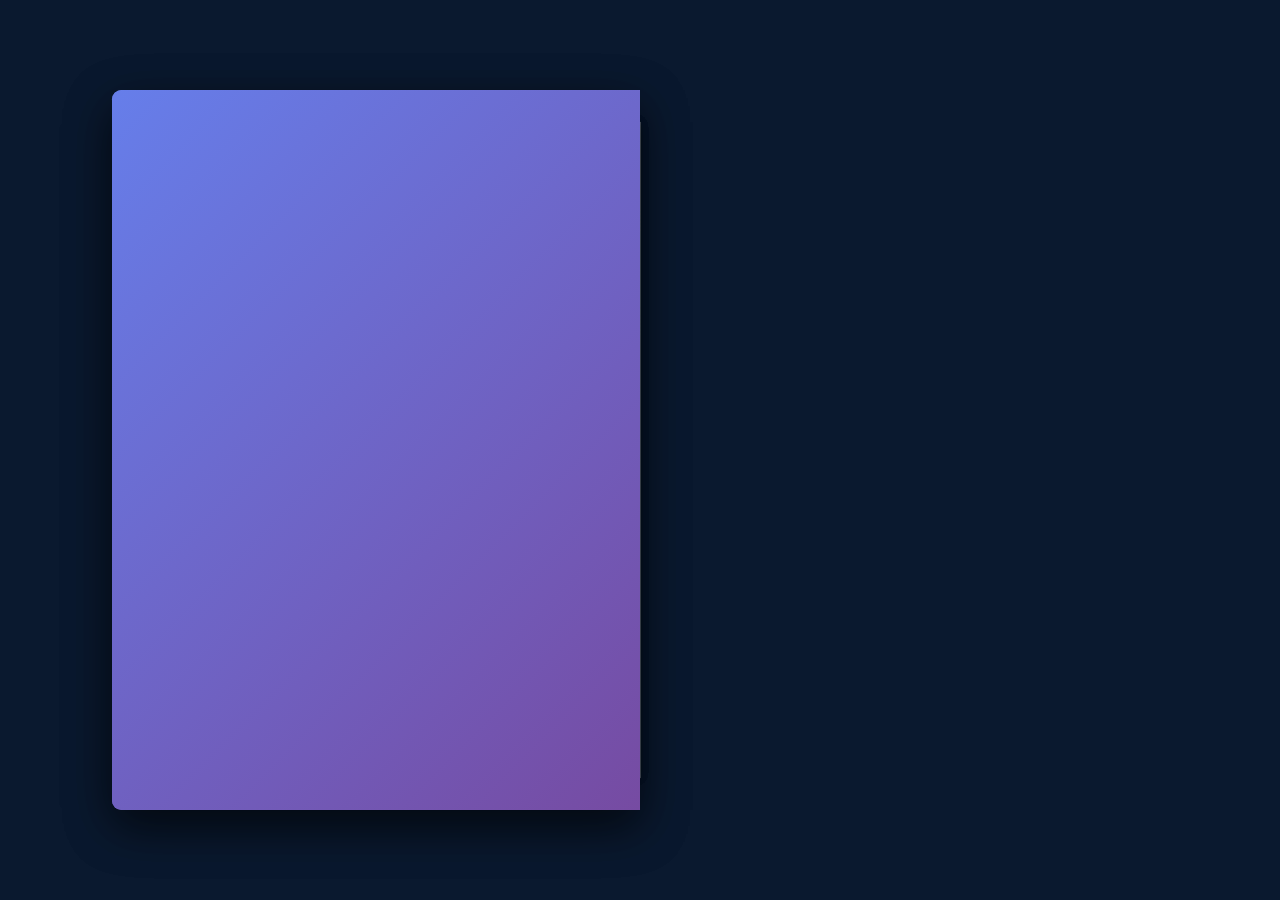
<file: OneDrive/Desktop/portfolio_by aditya/portfolio/index.html>
<!DOCTYPE html>
<html lang="en">
<head>
    <meta charset="UTF-8">
    <meta name="viewport" content="width=device-width, initial-scale=1.0">
    <title>Shanib Khan - Portfolio</title>
    <link rel="stylesheet" href="style.css">
    <link href='https://unpkg.com/boxicons@2.1.4/css/boxicons.min.css' rel='stylesheet'>
    <link rel="icon" type="image/x-icon" href="WhatsApp Image 2025-10-12 at 18.42.03_883c5b83.jpg">
</head>
<body>
    <div class="wrapper">
        <div class="cover cover-left"></div>
        <div class="cover cover-right"></div>

        <div class="book">
            <div class="book-page page-left">
                <div class="profile-page">
                    <img src="image.png" alt="Shanib Khan Profile Picture">
                    <h1>Shanib Khan</h1>
                    <h3>Data Analyst</h3>

                    <div class="social-media">
                        <a href="#" target="_blank" aria-label="LinkedIn"><i class='bx bxl-linkedin'></i></a>
                        <a href="#" target="_blank" aria-label="GitHub"><i class='bx bxl-github'></i></a>
                        <a href="#" target="_blank" aria-label="YouTube"><i class='bx bxl-youtube'></i></a>
                        <a href="#" target="_blank" aria-label="Twitter"><i class='bx bxl-twitter'></i></a>
                        <a href="#" target="_blank" aria-label="Instagram"><i class='bx bxl-instagram'></i></a>
                    </div>

                    <p>
                        👋Hello! I'm SHANIB KHAN. An eager Data Analyst with hands-on experience in MySQL, Power BI, Python libraries, and Excel with expertise in data analysis, visualization, and reporting. I'm a Fast learner with a problem-solving mindset, seeking opportunities in analytical skills and grow in a data-driven environment.
                    </p>

                    <div class="btn-box">
                        <a href="#" class="btn">Download Resume</a>
                        <a href="#" class="btn contact-me">Contact Me</a>
                    </div>
                </div>
            </div>

            <!-- page 2 & page 3 -->
            <div class="book-page page-right turn" id="turn-1">
                <!-- 2nd page (education page)  -->
                <div class="page-front">
                    <h1 class="title">Education</h1>

                    <div class="edu-box">
                        <div class="edu-content">
                            <span class="year"><i class='bx bxs-calendar'></i>2024-2028</span>
                            <h3>B.Sc.(H) Computer Science</h3>
                            <p>Delhi University</p>
                        </div>

                        <div class="edu-content">
                            <span class="year"><i class='bx bxs-calendar'></i>2022-2024</span>
                            <h3>X - XIIth</h3>
                            <p>GBSSS, Chander Nagar, Delhi</p>
                            <p>Board: CBSE</p>
                        </div>

                    </div>
                    
                    <span class="number-page">1</span>

                    <span class="nextprev-btn" data-page="turn-1">
                        <i class='bx bxs-chevron-right'></i>
                    </span>
                </div>


                <div class="page-back">
                    <!-- 3rd page (project page-1)  -->
                    <h1 class="title">Personal Projects</h1>

                    <div class="edu-box">
                        <div class="edu-content">
                            <h3>E-commerce Website</h3>
                            <p>
                                • Skilled in building responsive e-commerce websites using modern web technologies.<br>
                                • Knowledge of product listings, shopping carts, and secure checkout systems.<br>
                                • Able to integrate payment gateways and manage user authentication.<br>
                                • Passionate about creating smooth and engaging online shopping experiences.<br>
                                • Technology Used: HTML, CSS, JavaScript, MySQL, Python.
                            </p>
                        </div>

                        <div class="edu-content">
                            <h3>Travel Website</h3>
                            <p>
                                • Skilled in designing and developing responsive travel websites.<br>
                                • Knowledge of booking systems, tour packages, and itinerary displays.<br>
                                • Able to integrate maps, location search, and user-friendly navigation.<br>
                                • Web Technologies: HTML, CSS, and JavaScript.
                            </p>
                        </div>
                    </div>

                    <span class="number-page">2</span>

                    <span class="nextprev-btn back" data-page="turn-1">
                        <i class='bx bxs-chevron-left'></i>
                    </span>
                </div>
            </div> 

            <!-- page 4 & page 5 -->
            <div class="book-page page-right turn" id="turn-2">
                <!-- 4th page (project page 2)  -->
                <div class="page-front">
                    <h1 class="title">More Projects</h1>

                    <div class="edu-box">
                        <div class="edu-content">
                            <h3>YouTube Clone</h3>
                            <p>
                                • Skilled in creating video streaming platforms with responsive design.<br>
                                • Knowledge of video upload, playback, and user interaction features.<br>
                                • Able to implement likes, comments, and subscription functionalities.<br>
                                • Passionate about building engaging video-sharing experiences.<br>
                                • Eager to learn and grow as a video platform developer.
                            </p>
                        </div>
                    </div>

                    <span class="number-page">3</span>

                    <span class="nextprev-btn" data-page="turn-2">
                        <i class='bx bxs-chevron-right'></i>
                    </span>
                </div>

                <div class="page-back">
                    <!-- 5th page my services page  -->
                    <h1 class="title">My Services</h1>
                        
                    <div class="services-box">
                        <div class="services-content">
                            <i class='bx bx-code-alt'></i>
                            <h3>Web Development</h3>
                            <p>Elevate your online presence with custom web solutions tailored to your unique brand and business needs.</p>
                        </div>

                        <div class="services-content">
                            <i class='bx bxl-android'></i>
                            <h3>Android/iOS Development</h3>
                            <p>Crafting cutting-edge mobile experiences for Android and iOS platforms, ensuring seamless functionality and user engagement.</p>
                        </div>

                        <div class="services-content">
                            <i class='bx bxs-data'></i>
                            <h3>Database Management</h3>
                            <p>Efficient Datarganization and Accessibility.</p>
                        </div>

                        <div class="services-content">
                            <i class='bx bxs-paint'></i>
                            <h3>Creative Design</h3>
                            <p>Innovative Graphic Design  Visually Stunning Realities.</p>
                        </div>
                    </div>

                    <span class="number-page">4</span>

                    <span class="nextprev-btn back" data-page="turn-2">
                        <i class='bx bxs-chevron-left'></i>
                    </span>
                </div> 
            </div>

            <!-- page 6 & page 7 -->
            <div class="book-page page-right turn" id="turn-3">
                <!-- 6th page (skills page)  -->
                <div class="page-front">
                    <h1 class="title">My Skills</h1>
                    <div class="skill-box">
                        <div class="skill-content">
                            <h3>Languages</h3>
                            <div class="content">
                                <span><i class='bx bxl-python'></i>Python</span>
                                <span><i class='bx bxl-html5'></i>HTML</span>
                                <span><i class='bx bxl-css3'></i>CSS</span>
                                <span><i class='bx bxl-javascript'></i>JavaScript</span>
                            </div>
                        </div>
                        
                        <div class="skill-content">
                            <h3>Libraries & Frameworks</h3>
                            <div class="content">
                                <span><i class='bx bxl-react'></i>React</span>
                                <span><i class='bx bxl-nodejs'></i>Node.js</span>
                                <span><i class='bx bxl-django'></i>Django</span>
                                <span><i class='bx bxs-flask'></i>Flask</span>
                            </div>
                        </div>
                            
                        <div class="skill-content">
                            <h3>Web Dev Tools</h3>
                            <div class="content">
                                <span><i class='bx bx-code-block'></i>VS Code</span>
                                <span><i class='bx bxl-git'></i>Git</span>
                                <span><i class='bx bxl-github'></i>GitHub</span>
                                <span><i class='bx bxl-wordpress'></i>WordPress</span>
                            </div>
                        </div>
                            
                    </div>
                    
                    <span class="number-page">5</span>

                    <span class="nextprev-btn" data-page="turn-3">
                        <i class='bx bxs-chevron-right'></i>
                    </span>
                </div> 
                
                <div class="page-back">
                    <!-- 7th page contact page  -->
                    <h1 class="title">Contact Me!</h1>

                    <div class="contact-box">
                        <form action="" method="POST">
                            <input type="text" class="field" placeholder="Full Name" required>
                            <input type="email" class="field" placeholder="Email Address" required>
                            <textarea name="message" id="message" cols="30" rows="10" class="field" placeholder="Your Message" required></textarea>
                            <input type="submit" class="btn" value="Send Message">
                        </form>
                    </div>

                    <span class="number-page">6</span>

                    <span class="nextprev-btn back" data-page="turn-3">
                        <i class='bx bxs-chevron-left'></i>
                    </span> 

                    <a href="#" class="back-profile">
                        <p>Profile</p>
                        <i class='bx bxs-user'></i>
                    </a>
                </div> 
            </div>                
        </div>
    </div>

    <script src="main.js"></script>
</body>
</html>
</file>
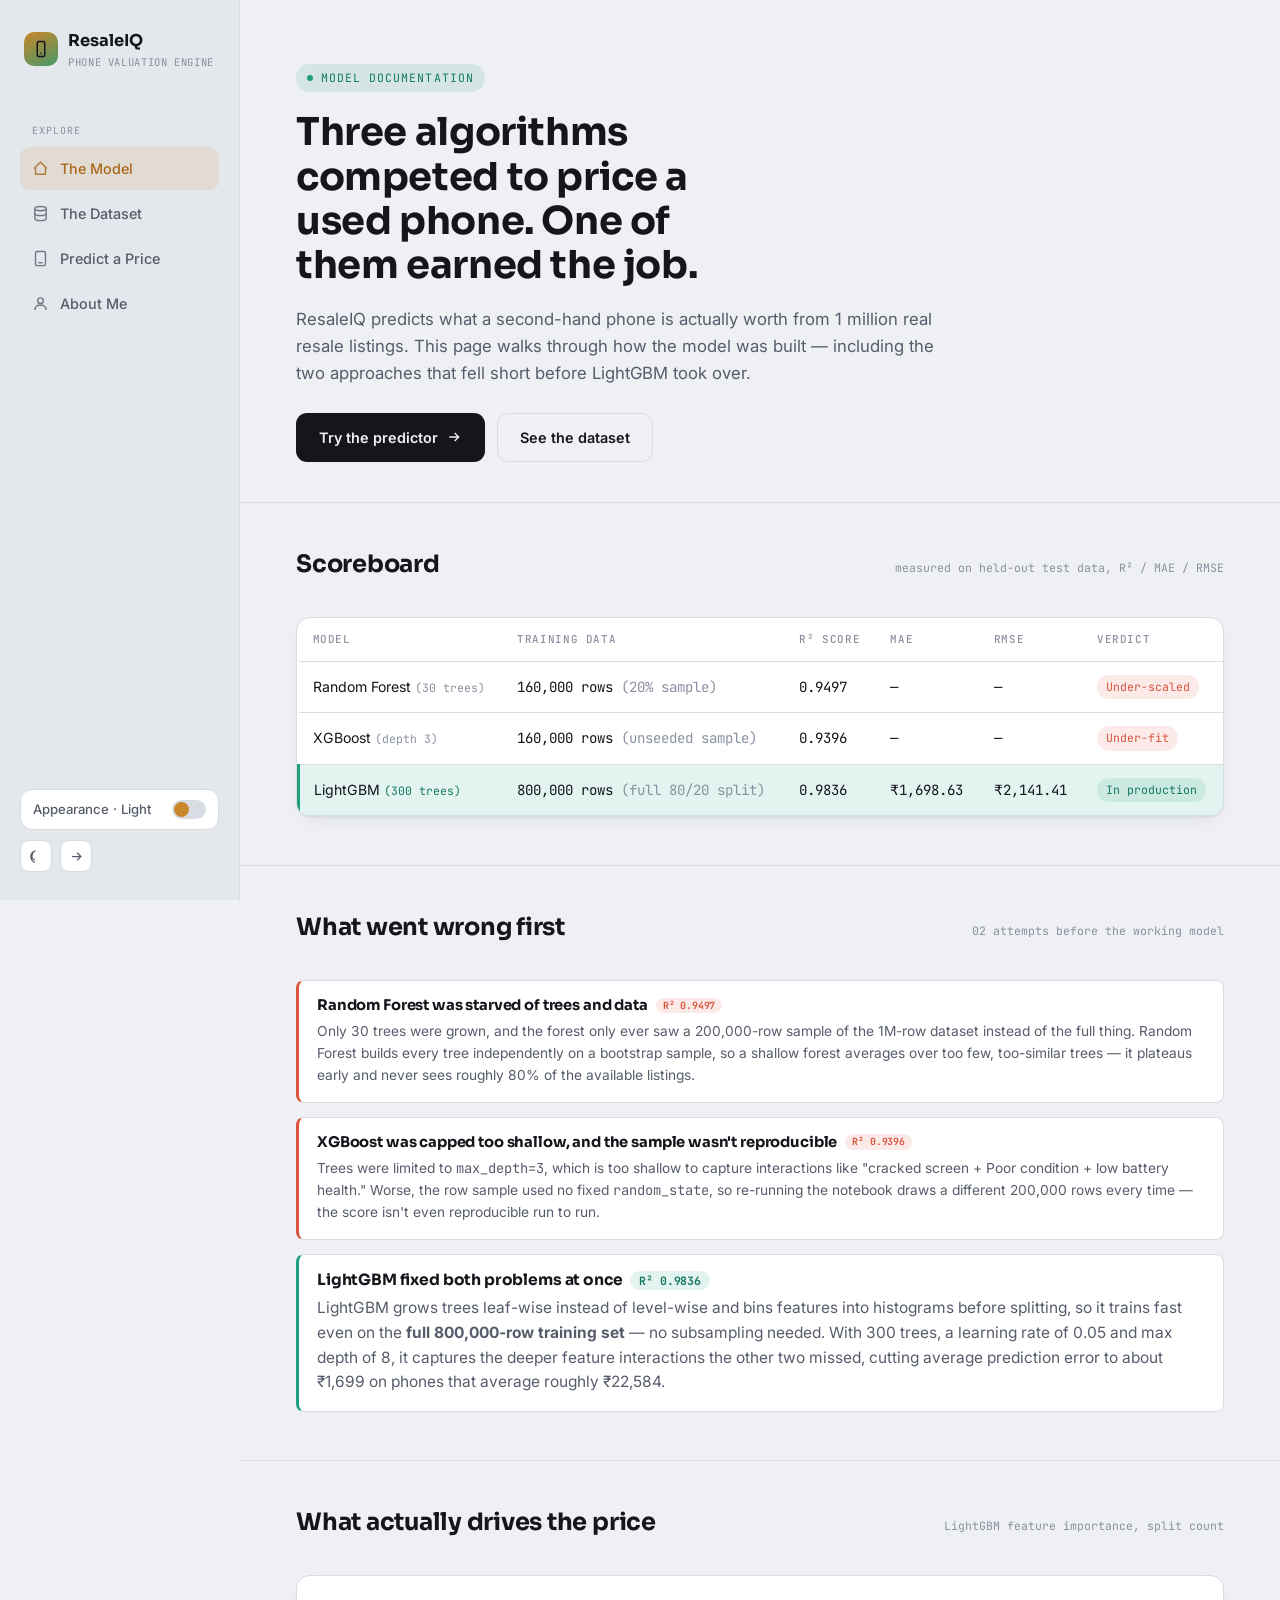
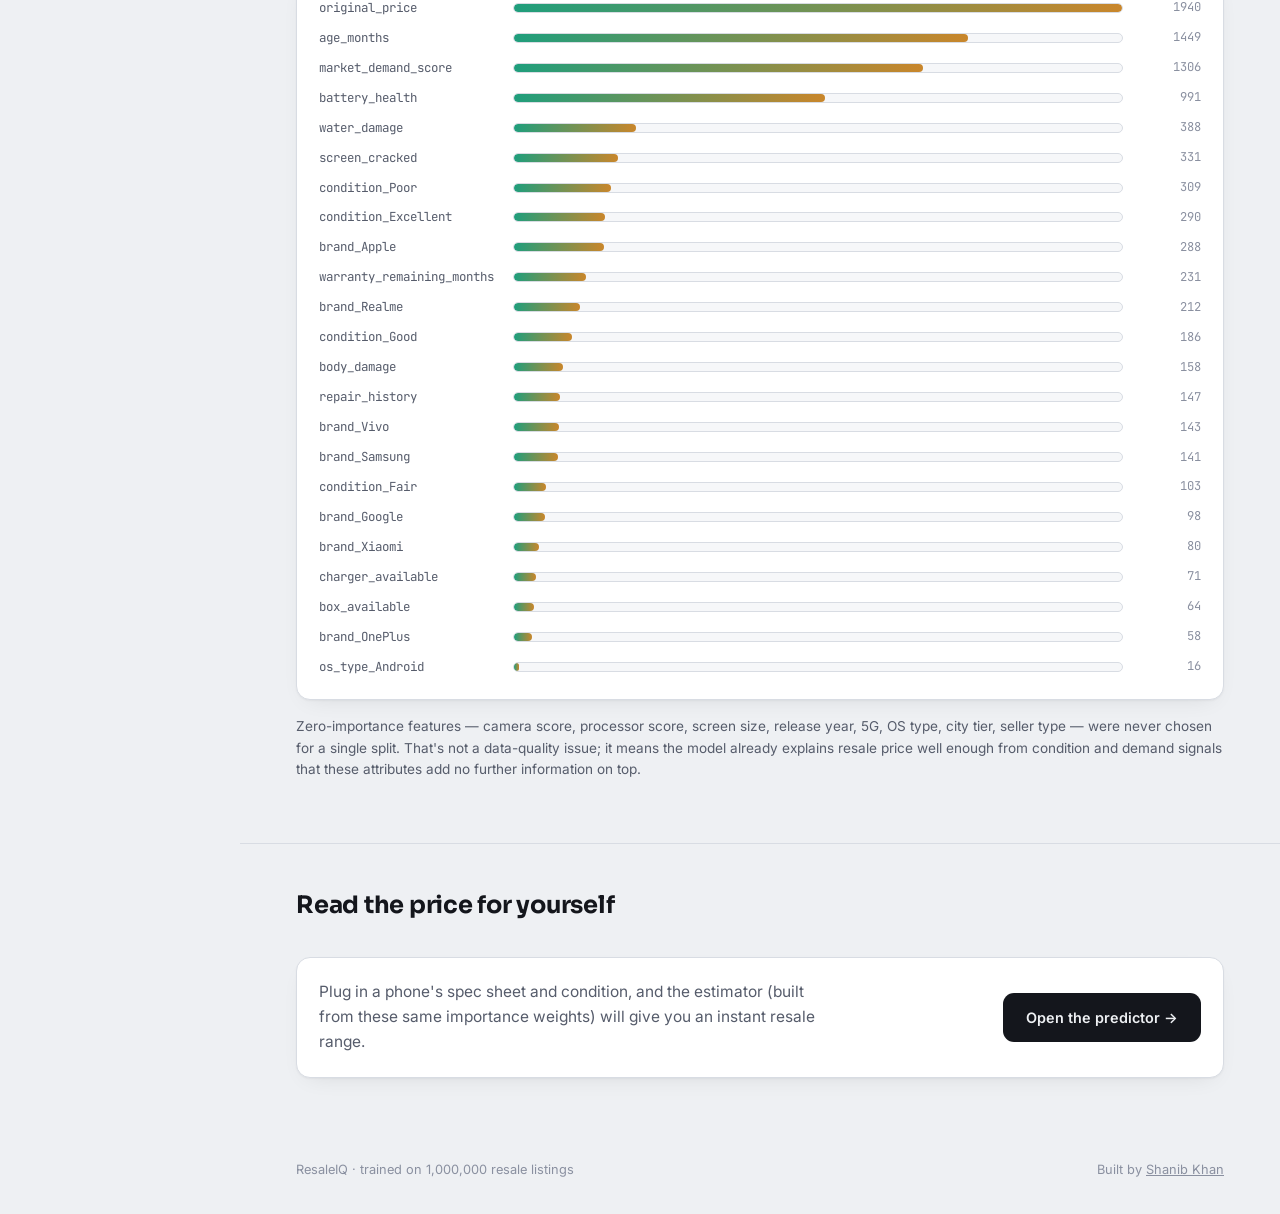
<file: OneDrive/Desktop/resaleIQ/resaleiq-website/index.html>
<!DOCTYPE html>
<html lang="en">
<head>
<meta charset="UTF-8">
<meta name="viewport" content="width=device-width, initial-scale=1.0">
<title>ResaleIQ — How the phone resale-price model works</title>
<link rel="stylesheet" href="css/style.css">
</head>
<body>

<div class="mobile-bar">
  <div class="brand" style="margin:0;">
    <div class="brand-mark"><svg viewBox="0 0 24 24" fill="none" stroke="#161221" stroke-width="2"><rect x="7" y="2" width="10" height="20" rx="2"/><path d="M11 18h2"/></svg></div>
    <div><div class="brand-name">ResaleIQ</div></div>
  </div>
  <button class="icon-btn" data-menu-toggle aria-label="Open menu"><svg viewBox="0 0 24 24" fill="none" stroke="currentColor" stroke-width="2"><path d="M3 6h18M3 12h18M3 18h18"/></svg></button>
</div>

<div class="shell">
  <aside class="sidebar">
    <div class="brand">
      <div class="brand-mark"><svg viewBox="0 0 24 24" fill="none" stroke="#161221" stroke-width="2"><rect x="7" y="2" width="10" height="20" rx="2"/><path d="M11 18h2"/></svg></div>
      <div>
        <div class="brand-name">ResaleIQ</div>
        <div class="brand-sub">Phone valuation engine</div>
      </div>
    </div>

    <nav class="nav">
      <div class="nav-label">Explore</div>
      <a href="index.html"><svg viewBox="0 0 24 24" fill="none" stroke="currentColor" stroke-width="2"><path d="M3 12l9-9 9 9"/><path d="M5 10v10h14V10"/></svg>The Model</a>
      <a href="dataset.html"><svg viewBox="0 0 24 24" fill="none" stroke="currentColor" stroke-width="2"><ellipse cx="12" cy="5" rx="8" ry="3"/><path d="M4 5v14c0 1.7 3.6 3 8 3s8-1.3 8-3V5"/><path d="M4 12c0 1.7 3.6 3 8 3s8-1.3 8-3"/></svg>The Dataset</a>
      <a href="predict.html"><svg viewBox="0 0 24 24" fill="none" stroke="currentColor" stroke-width="2"><rect x="5" y="2" width="14" height="20" rx="2"/><path d="M9 18h6"/></svg>Predict a Price</a>
      <a href="about.html"><svg viewBox="0 0 24 24" fill="none" stroke="currentColor" stroke-width="2"><circle cx="12" cy="8" r="4"/><path d="M4 21c0-4.4 3.6-7 8-7s8 2.6 8 7"/></svg>About Me</a>
    </nav>

    <div class="sidebar-foot">
      <div class="theme-toggle" data-theme-toggle>
        <span>Appearance · <span data-theme-label>Dark</span></span>
        <span class="toggle-track"><span class="toggle-dot"></span></span>
      </div>
      <div class="sidebar-links">
        <a class="icon-btn" href="https://github.com/shanib-techie" target="_blank" rel="noopener" aria-label="GitHub"><svg viewBox="0 0 24 24" fill="currentColor"><path d="M12 2C6.48 2 2 6.58 2 12.25c0 4.53 2.87 8.37 6.84 9.73.5.1.68-.22.68-.5 0-.24-.01-.87-.01-1.71-2.78.62-3.37-1.37-3.37-1.37-.46-1.2-1.11-1.53-1.11-1.53-.91-.64.07-.63.07-.63 1 .07 1.53 1.05 1.53 1.05.9 1.57 2.34 1.12 2.91.86.09-.66.35-1.12.64-1.38-2.22-.26-4.56-1.14-4.56-5.06 0-1.12.39-2.03 1.03-2.75-.1-.26-.45-1.31.1-2.72 0 0 .84-.27ā2.75 1.05a9.3 9.3 0 0 1 5 0c1.91-1.32 2.75-1.05 2.75-1.05.09-.66.35-1.12.64-1.38-2.22-.26-4.56-1.14-4.56-5.06 0-1.12.39-2.03 1.03-2.75-.1-.26-.45-1.31.1-2.72 0 0 .84-.27 2.75 1.05a9.3 9.3 0 0 1 5 0c1.91-1.32 2.75-1.05 2.75-1.05.55 1.41.2 2.46.1 2.72.64.72 1.03 1.63 1.03 2.75 0 3.93-2.34 4.79-4.57 5.05.36.32.68.94.68 1.9 0 1.37-.01 2.48-.01 2.81 0 .28.18.61.69.5A10.26 10.26 0 0 0 22 12.25C22 6.58 17.52 2 12 2z"/></svg></a>
        <a class="icon-btn" href="predict.html" aria-label="Try predictor"><svg viewBox="0 0 24 24" fill="none" stroke="currentColor" stroke-width="2"><path d="M5 12h14M13 6l6 6-6 6"/></svg></a>
      </div>
    </div>
  </aside>

  <main class="content">

    <section class="page-hero">
      <span class="eyebrow">Model documentation</span>
      <h1>Three algorithms competed to price a used phone. One of them earned the job.</h1>
      <p class="lede">ResaleIQ predicts what a second-hand phone is actually worth from 1 million real resale listings. This page walks through how the model was built — including the two approaches that fell short before LightGBM took over.</p>
      <div style="display:flex; gap:12px; margin-top:26px; flex-wrap:wrap;">
        <a href="predict.html" class="btn btn-primary">Try the predictor <svg width="16" height="16" viewBox="0 0 24 24" fill="none" stroke="currentColor" stroke-width="2"><path d="M5 12h14M13 6l6 6-6 6"/></svg></a>
        <a href="dataset.html" class="btn btn-ghost">See the dataset</a>
      </div>
    </section>

    <section class="section">
      <div class="section-head">
        <h2>Scoreboard</h2>
        <span class="tag">measured on held-out test data, R² / MAE / RMSE</span>
      </div>
      <div class="card" style="overflow-x:auto; padding:0;">
        <table class="model-table">
          <thead>
            <tr><th>Model</th><th>Training data</th><th>R² score</th><th>MAE</th><th>RMSE</th><th>Verdict</th></tr>
          </thead>
          <tbody>
            <tr>
              <td>Random Forest <span class="mono" style="color:var(--text-faint); font-size:.72rem;">(30 trees)</span></td>
              <td class="num">160,000 rows <span class="mono" style="color:var(--text-faint);">(20% sample)</span></td>
              <td class="num">0.9497</td>
              <td class="num">—</td>
              <td class="num">—</td>
              <td><span class="pill bad">Under-scaled</span></td>
            </tr>
            <tr>
              <td>XGBoost <span class="mono" style="color:var(--text-faint); font-size:.72rem;">(depth 3)</span></td>
              <td class="num">160,000 rows <span class="mono" style="color:var(--text-faint);">(unseeded sample)</span></td>
              <td class="num">0.9396</td>
              <td class="num">—</td>
              <td class="num">—</td>
              <td><span class="pill bad">Under-fit</span></td>
            </tr>
            <tr class="winner">
              <td>LightGBM <span class="mono" style="color:var(--jade-strong); font-size:.72rem;">(300 trees)</span></td>
              <td class="num">800,000 rows <span class="mono" style="color:var(--text-faint);">(full 80/20 split)</span></td>
              <td class="num">0.9836</td>
              <td class="num">₹1,698.63</td>
              <td class="num">₹2,141.41</td>
              <td><span class="pill good">In production</span></td>
            </tr>
          </tbody>
        </table>
      </div>
    </section>

    <section class="section">
      <div class="section-head">
        <h2>What went wrong first</h2>
        <span class="tag">02 attempts before the working model</span>
      </div>
      <div class="problem-list">
        <div class="problem">
          <h4>Random Forest was starved of trees and data <span class="tagmini">R² 0.9497</span></h4>
          <p>Only 30 trees were grown, and the forest only ever saw a 200,000-row sample of the 1M-row dataset instead of the full thing. Random Forest builds every tree independently on a bootstrap sample, so a shallow forest averages over too few, too-similar trees — it plateaus early and never sees roughly 80% of the available listings.</p>
        </div>
        <div class="problem">
          <h4>XGBoost was capped too shallow, and the sample wasn't reproducible <span class="tagmini">R² 0.9396</span></h4>
          <p>Trees were limited to <code>max_depth=3</code>, which is too shallow to capture interactions like "cracked screen + Poor condition + low battery health." Worse, the row sample used no fixed <code>random_state</code>, so re-running the notebook draws a different 200,000 rows every time — the score isn't even reproducible run to run.</p>
        </div>
      </div>
      <div class="win-note" style="margin-top:14px;">
        <h4 style="display:flex;align-items:center;gap:8px;margin-bottom:6px;">LightGBM fixed both problems at once <span class="pill good">R² 0.9836</span></h4>
        <p style="margin:0;">LightGBM grows trees leaf-wise instead of level-wise and bins features into histograms before splitting, so it trains fast even on the <strong>full 800,000-row training set</strong> — no subsampling needed. With 300 trees, a learning rate of 0.05 and max depth of 8, it captures the deeper feature interactions the other two missed, cutting average prediction error to about ₹1,699 on phones that average roughly ₹22,584.</p>
      </div>
    </section>

    <section class="section">
      <div class="section-head">
        <h2>What actually drives the price</h2>
        <span class="tag">LightGBM feature importance, split count</span>
      </div>
      <div class="card">
        <div class="feature-bars" id="feature-bars"></div>
      </div>
      <p style="margin-top:16px; font-size:.85rem;">Zero-importance features — camera score, processor score, screen size, release year, 5G, OS type, city tier, seller type — were never chosen for a single split. That's not a data-quality issue; it means the model already explains resale price well enough from condition and demand signals that these attributes add no further information on top.</p>
    </section>

    <section class="section" style="border-bottom:none;">
      <div class="section-head"><h2>Read the price for yourself</h2></div>
      <div class="card" style="display:flex; align-items:center; justify-content:space-between; flex-wrap:wrap; gap:16px;">
        <p style="margin:0; max-width:50ch;">Plug in a phone's spec sheet and condition, and the estimator (built from these same importance weights) will give you an instant resale range.</p>
        <a href="predict.html" class="btn btn-primary">Open the predictor →</a>
      </div>
    </section>

    <footer class="site-footer">
      <span>ResaleIQ · trained on 1,000,000 resale listings</span>
      <span>Built by <a href="about.html" style="text-decoration:underline;">Shanib Khan</a></span>
    </footer>
  </main>
</div>

<script src="js/theme.js"></script>
<script>
const FEATURES = [
  ["original_price", 1940], ["age_months", 1449], ["market_demand_score", 1306],
  ["battery_health", 991], ["water_damage", 388], ["screen_cracked", 331],
  ["condition_Poor", 309], ["condition_Excellent", 290], ["brand_Apple", 288],
  ["warranty_remaining_months", 231], ["brand_Realme", 212], ["condition_Good", 186],
  ["body_damage", 158], ["repair_history", 147], ["brand_Vivo", 143],
  ["brand_Samsung", 141], ["condition_Fair", 103], ["brand_Google", 98],
  ["brand_Xiaomi", 80], ["charger_available", 71], ["box_available", 64],
  ["brand_OnePlus", 58], ["os_type_Android", 16]
];
const max = Math.max(...FEATURES.map(f=>f[1]));
const wrap = document.getElementById('feature-bars');
FEATURES.forEach(([name, val])=>{
  const pct = (val/max*100).toFixed(1);
  const row = document.createElement('div');
  row.className = 'fbar-row';
  row.innerHTML = `<div class="fbar-name">${name}</div>
    <div class="fbar-track"><div class="fbar-fill" style="width:${pct}%"></div></div>
    <div class="fbar-val">${val}</div>`;
  wrap.appendChild(row);
});
</script>
</body>
</html>
</file>
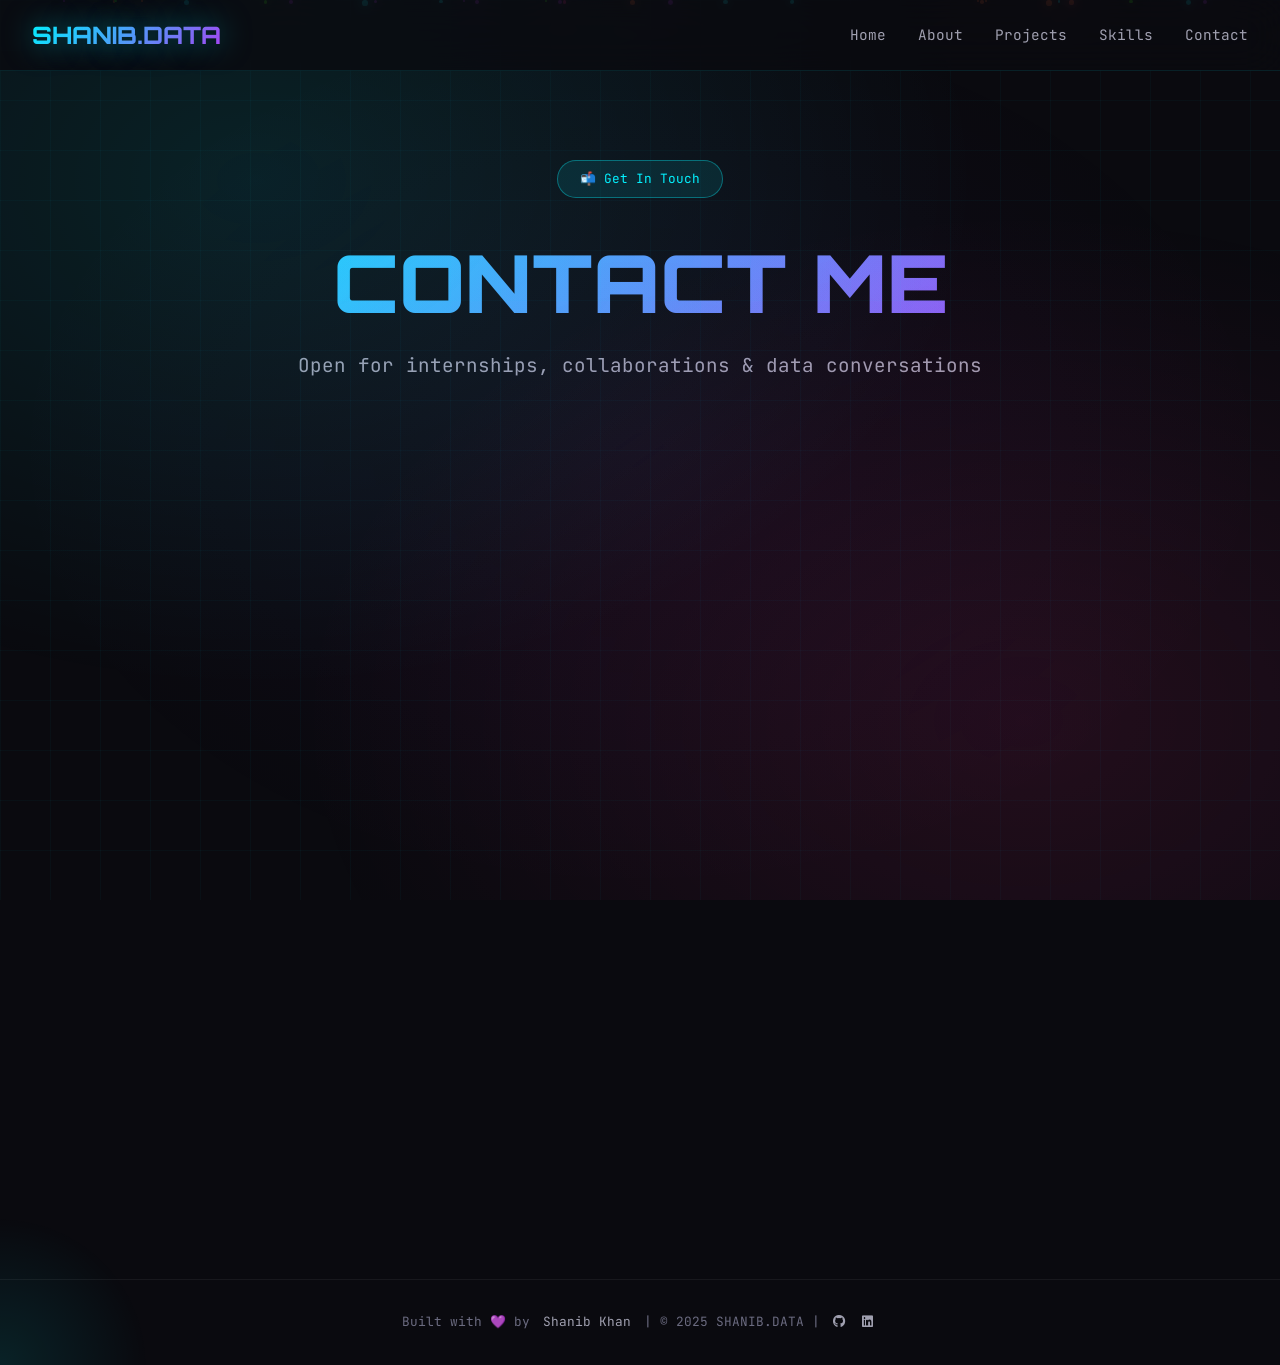
<file: Downloads/shanib-portfolio/shanib-portfolio/contact.html>
<!DOCTYPE html>
<html lang="en">
<head>
    <meta charset="UTF-8">
    <meta name="viewport" content="width=device-width, initial-scale=1.0">
    <meta name="description" content="Contact Shanib Khan — Data Analyst">
    <title>Contact | Shanib Khan</title>
    <link rel="icon" href="data:image/svg+xml,<svg xmlns='http://www.w3.org/2000/svg' viewBox='0 0 100 100'><text y='.9em' font-size='90'>📊</text></svg>">
    <link rel="preconnect" href="https://fonts.googleapis.com">
    <link rel="preconnect" href="https://fonts.gstatic.com" crossorigin>
    <link href="https://fonts.googleapis.com/css2?family=Orbitron:wght@400;500;600;700;800;900&family=Inter:wght@300;400;500;600;700&family=JetBrains+Mono:wght@400;500&display=swap" rel="stylesheet">
    <link rel="stylesheet" href="https://cdnjs.cloudflare.com/ajax/libs/font-awesome/6.4.0/css/all.min.css">
    <link rel="stylesheet" href="css/style.css">
    <style>
        .loader { display: none !important; }
        .contact-page-header { text-align: center; padding: 10rem 2rem 3rem; }
        .contact-container { max-width: 700px; margin: 0 auto; padding: 0 2rem 5rem; }
        .contact-card {
            background: var(--bg-glass);
            backdrop-filter: blur(20px);
            border: 1px solid rgba(255,255,255,0.1);
            border-radius: 24px;
            padding: 3rem;
            margin-bottom: 2rem;
        }
        .contact-links-grid {
            display: grid;
            grid-template-columns: 1fr 1fr;
            gap: 1rem;
            margin-top: 2rem;
        }
        .contact-link-card {
            display: flex;
            align-items: center;
            gap: 1rem;
            padding: 1.2rem 1.5rem;
            background: rgba(255,255,255,0.04);
            border: 1px solid rgba(255,255,255,0.1);
            border-radius: 16px;
            transition: var(--transition-medium);
            cursor: pointer;
            text-decoration: none;
            color: inherit;
        }
        .contact-link-card:hover {
            transform: translateY(-4px);
            border-color: var(--neon-cyan);
            box-shadow: var(--glow-cyan);
        }
        .contact-link-card i { font-size: 1.8rem; }
        .contact-link-card .link-label {
            font-family: var(--font-mono);
            font-size: 0.7rem;
            color: var(--text-muted);
            display: block;
            margin-bottom: 0.2rem;
        }
        .contact-link-card .link-value {
            font-size: 0.9rem;
            font-weight: 500;
        }
        .linkedin-cta {
            display: block;
            width: 100%;
            padding: 1.2rem;
            text-align: center;
            background: var(--gradient-1);
            border: none;
            border-radius: 16px;
            color: var(--bg-primary);
            font-family: var(--font-display);
            font-size: 1rem;
            font-weight: 700;
            cursor: pointer;
            transition: var(--transition-medium);
            text-decoration: none;
            margin-top: 2rem;
        }
        .linkedin-cta:hover { transform: translateY(-3px); box-shadow: var(--glow-cyan); }
        @media (max-width: 600px) { .contact-links-grid { grid-template-columns: 1fr; } }
    </style>
</head>
<body>
    <div class="bg-grid"></div>
    <div class="bg-gradient-overlay"></div>
    <div id="particles-container"></div>
    
    <nav class="navbar">
        <a href="index.html" class="nav-logo">SHANIB<span style="color: var(--neon-pink);">.</span>DATA</a>
        <ul class="nav-links">
            <li><a href="index.html">Home</a></li>
            <li><a href="index.html#about">About</a></li>
            <li><a href="projects.html">Projects</a></li>
            <li><a href="skills.html">Skills</a></li>
            <li><a href="contact.html" class="active">Contact</a></li>
        </ul>
        <div class="nav-toggle"><span></span><span></span><span></span></div>
    </nav>
    
    <main>
        <div class="contact-page-header">
            <span class="hero-badge">📬 Get In Touch</span>
            <h1 class="hero-title" style="margin-top: 1rem;"><span class="line2">Contact Me</span></h1>
            <p class="hero-subtitle" style="margin-top: 1rem;">
                <span>Open for internships, collaborations & data conversations</span>
            </p>
        </div>
        
        <div class="contact-container">
            <div class="contact-card reveal">
                <h3 style="font-family: var(--font-display); font-size: 1.2rem; margin-bottom: 0.5rem;">
                    Let's Connect, <span style="background: var(--gradient-1); -webkit-background-clip: text; -webkit-text-fill-color: transparent;">Shanib</span> is available!
                </h3>
                <p style="color: var(--text-secondary); font-size: 0.95rem; line-height: 1.7;">
                    I'm actively looking for <strong style="color: var(--neon-cyan);">Data Analytics internships</strong> in Delhi or remote. 
                    Whether you want to discuss a project, share an opportunity, or just talk data — reach out!
                </p>
                
                <div class="contact-links-grid">
                    <a href="mailto:shanibkhan622@gmail.com" class="contact-link-card">
                        <i class="fas fa-envelope" style="color: var(--neon-pink);"></i>
                        <div>
                            <span class="link-label">Email</span>
                            <span class="link-value">shanibkhan622@gmail.com</span>
                        </div>
                    </a>
                    <a href="tel:+919354257451" class="contact-link-card">
                        <i class="fas fa-phone" style="color: var(--neon-cyan);"></i>
                        <div>
                            <span class="link-label">Phone</span>
                            <span class="link-value">+91 9354257451</span>
                        </div>
                    </a>
                    <a href="https://github.com/shanib-techie" target="_blank" class="contact-link-card">
                        <i class="fab fa-github" style="color: var(--text-primary);"></i>
                        <div>
                            <span class="link-label">GitHub</span>
                            <span class="link-value">shanib-techie</span>
                        </div>
                    </a>
                    <div class="contact-link-card">
                        <i class="fas fa-map-marker-alt" style="color: var(--neon-purple);"></i>
                        <div>
                            <span class="link-label">Location</span>
                            <span class="link-value">Delhi, India</span>
                        </div>
                    </div>
                </div>
                
                <a href="https://linkedin.com/in/shanib-khan" target="_blank" class="linkedin-cta">
                    <i class="fab fa-linkedin-in" style="margin-right: 0.5rem;"></i>
                    Connect on LinkedIn
                </a>
            </div>
            
            <div class="contact-card reveal" style="text-align: center;">
                <p style="font-family: var(--font-mono); font-size: 0.85rem; color: var(--text-secondary);">
                    📍 Delhi, India &nbsp;·&nbsp; 📊 Aspiring Data Analyst &nbsp;·&nbsp; 🎓 B.Sc. CS (Delhi University)
                </p>
            </div>
        </div>
    </main>
    
    <footer class="footer">
        <p class="footer-text">
            Built with 💜 by <a href="#">Shanib Khan</a> | © 2025 SHANIB.DATA |
            <a href="https://github.com/shanib-techie" target="_blank"><i class="fab fa-github"></i></a>
            <a href="https://linkedin.com/in/shanib-khan" target="_blank"><i class="fab fa-linkedin"></i></a>
        </p>
    </footer>
    
    <script src="https://cdnjs.cloudflare.com/ajax/libs/gsap/3.12.2/gsap.min.js"></script>
    <script src="js/main.js"></script>
    <script src="js/data-loader.js"></script>
</body>
</html>
</file>
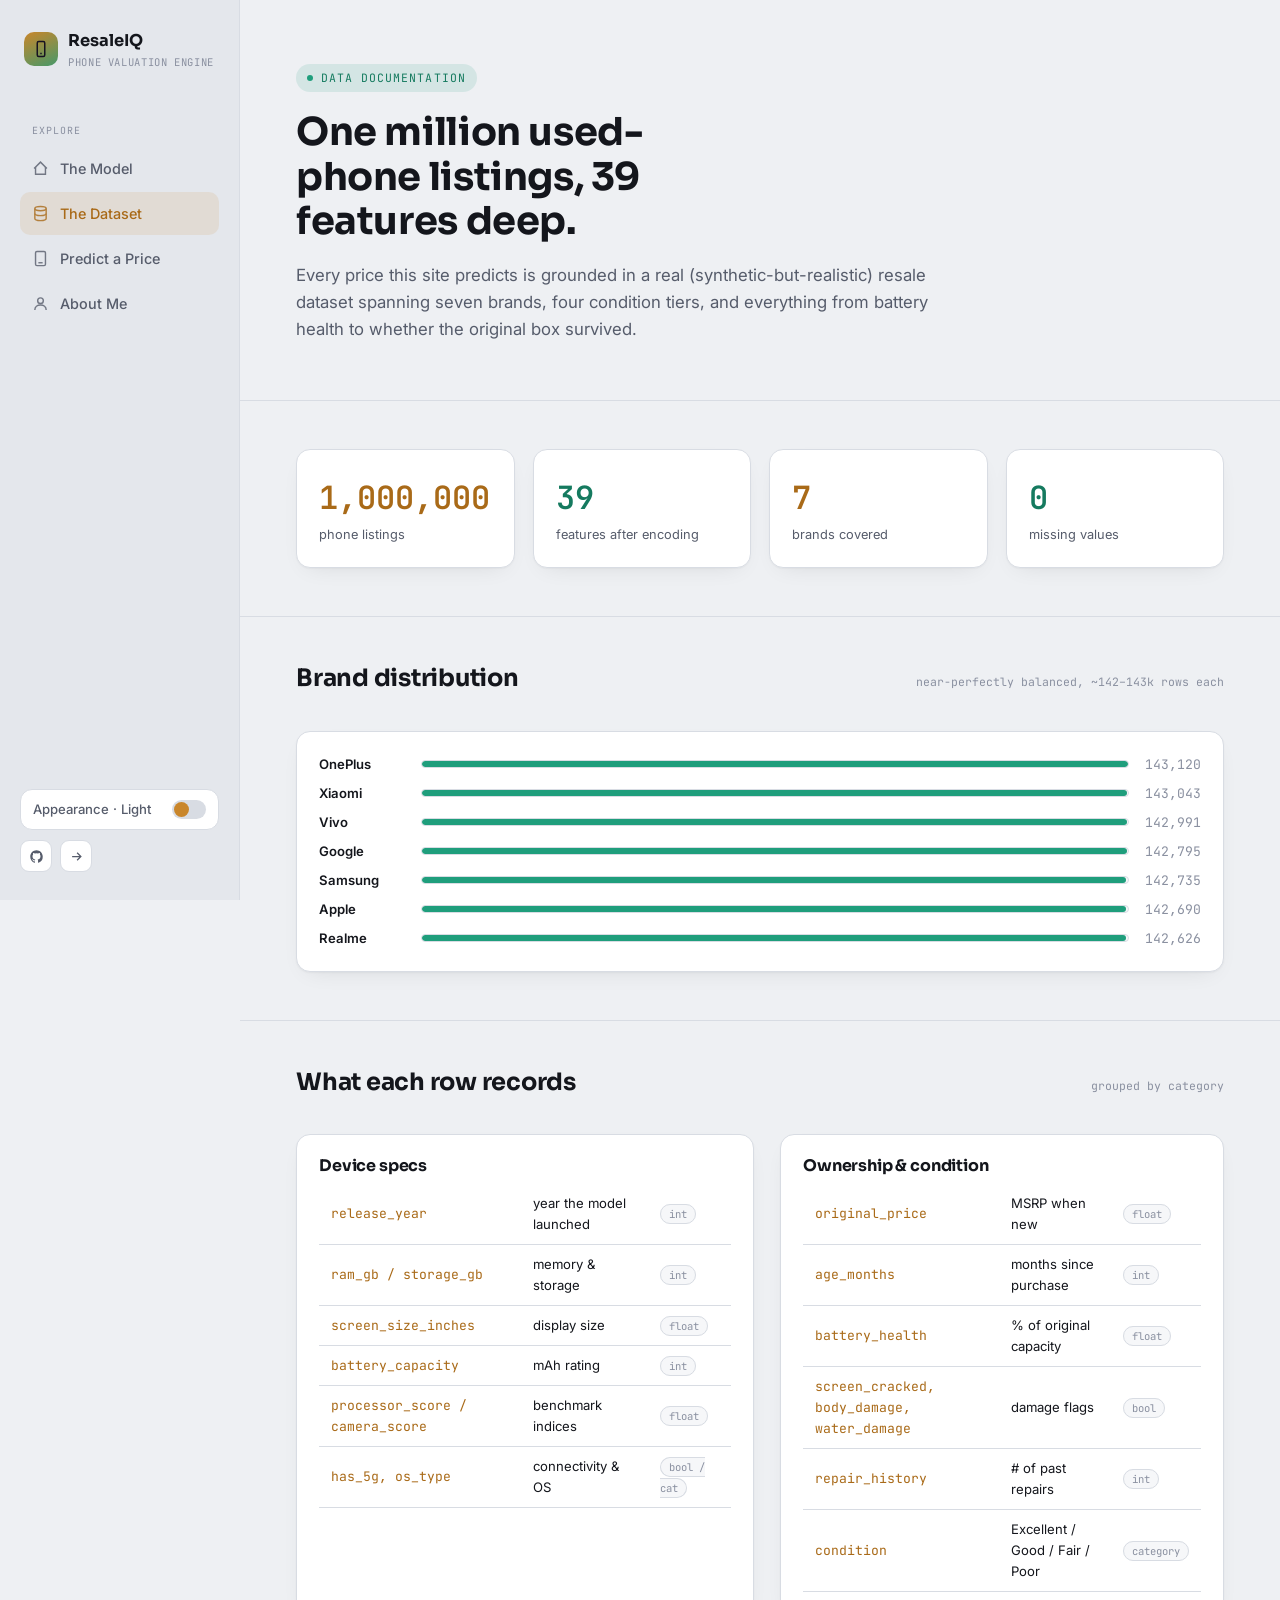
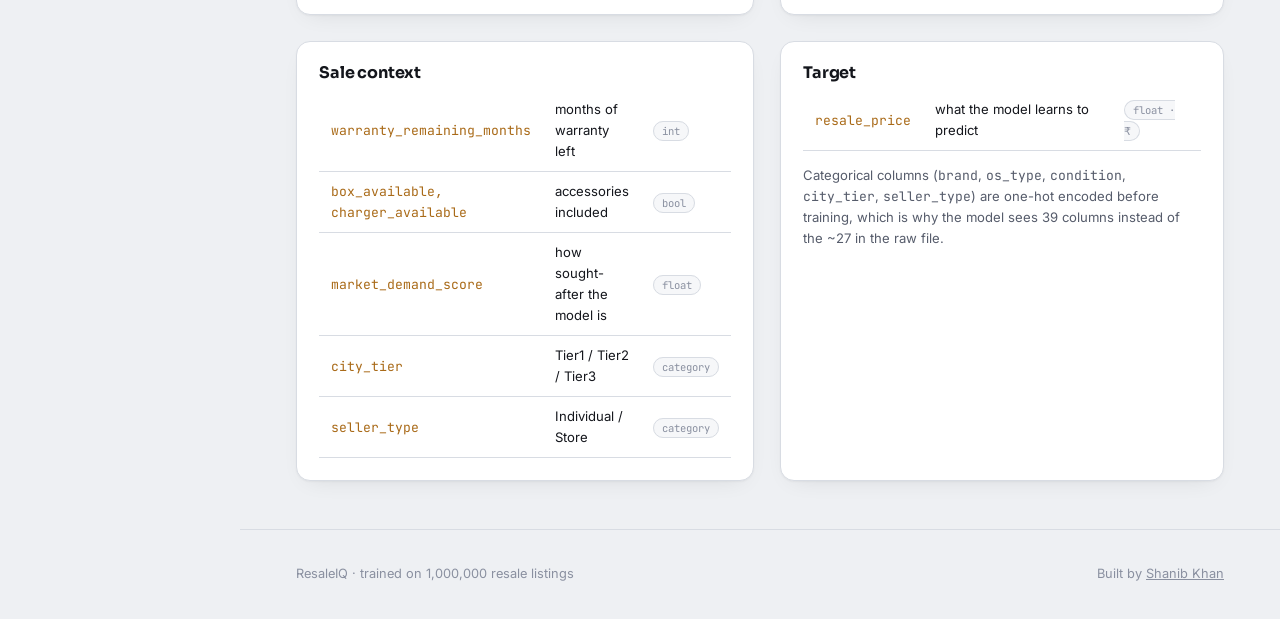
<file: OneDrive/Desktop/resaleIQ/resaleiq-website/dataset.html>
<!DOCTYPE html>
<html lang="en">
<head>
<meta charset="UTF-8">
<meta name="viewport" content="width=device-width, initial-scale=1.0">
<title>ResaleIQ — The dataset behind the model</title>
<link rel="stylesheet" href="css/style.css">
</head>
<body>

<div class="mobile-bar">
  <div class="brand" style="margin:0;">
    <div class="brand-mark"><svg viewBox="0 0 24 24" fill="none" stroke="#161221" stroke-width="2"><rect x="7" y="2" width="10" height="20" rx="2"/><path d="M11 18h2"/></svg></div>
    <div><div class="brand-name">ResaleIQ</div></div>
  </div>
  <button class="icon-btn" data-menu-toggle aria-label="Open menu"><svg viewBox="0 0 24 24" fill="none" stroke="currentColor" stroke-width="2"><path d="M3 6h18M3 12h18M3 18h18"/></svg></button>
</div>

<div class="shell">
  <aside class="sidebar">
    <div class="brand">
      <div class="brand-mark"><svg viewBox="0 0 24 24" fill="none" stroke="#161221" stroke-width="2"><rect x="7" y="2" width="10" height="20" rx="2"/><path d="M11 18h2"/></svg></div>
      <div>
        <div class="brand-name">ResaleIQ</div>
        <div class="brand-sub">Phone valuation engine</div>
      </div>
    </div>

    <nav class="nav">
      <div class="nav-label">Explore</div>
      <a href="index.html"><svg viewBox="0 0 24 24" fill="none" stroke="currentColor" stroke-width="2"><path d="M3 12l9-9 9 9"/><path d="M5 10v10h14V10"/></svg>The Model</a>
      <a href="dataset.html"><svg viewBox="0 0 24 24" fill="none" stroke="currentColor" stroke-width="2"><ellipse cx="12" cy="5" rx="8" ry="3"/><path d="M4 5v14c0 1.7 3.6 3 8 3s8-1.3 8-3V5"/><path d="M4 12c0 1.7 3.6 3 8 3s8-1.3 8-3"/></svg>The Dataset</a>
      <a href="predict.html"><svg viewBox="0 0 24 24" fill="none" stroke="currentColor" stroke-width="2"><rect x="5" y="2" width="14" height="20" rx="2"/><path d="M9 18h6"/></svg>Predict a Price</a>
      <a href="about.html"><svg viewBox="0 0 24 24" fill="none" stroke="currentColor" stroke-width="2"><circle cx="12" cy="8" r="4"/><path d="M4 21c0-4.4 3.6-7 8-7s8 2.6 8 7"/></svg>About Me</a>
    </nav>

    <div class="sidebar-foot">
      <div class="theme-toggle" data-theme-toggle>
        <span>Appearance · <span data-theme-label>Dark</span></span>
        <span class="toggle-track"><span class="toggle-dot"></span></span>
      </div>
      <div class="sidebar-links">
        <a class="icon-btn" href="https://github.com/shanib-techie" target="_blank" rel="noopener" aria-label="GitHub"><svg viewBox="0 0 24 24" fill="currentColor"><path d="M12 2C6.48 2 2 6.58 2 12.25c0 4.53 2.87 8.37 6.84 9.73.5.1.68-.22.68-.5 0-.24-.01-.87-.01-1.71-2.78.62-3.37-1.37-3.37-1.37-.46-1.2-1.11-1.53-1.11-1.53-.91-.64.07-.63.07-.63 1 .07 1.53 1.05 1.53 1.05.9 1.57 2.34 1.12 2.91.86.09-.66.35-1.12.64-1.38-2.22-.26-4.56-1.14-4.56-5.06 0-1.12.39-2.03 1.03-2.75-.1-.26-.45-1.31.1-2.72 0 0 .84-.27 2.75 1.05a9.3 9.3 0 0 1 5 0c1.91-1.32 2.75-1.05 2.75-1.05.55 1.41.2 2.46.1 2.72.64.72 1.03 1.63 1.03 2.75 0 3.93-2.34 4.79-4.57 5.05.36.32.68.94.68 1.9 0 1.37-.01 2.48-.01 2.81 0 .28.18.61.69.5A10.26 10.26 0 0 0 22 12.25C22 6.58 17.52 2 12 2z"/></svg></a>
        <a class="icon-btn" href="predict.html" aria-label="Try predictor"><svg viewBox="0 0 24 24" fill="none" stroke="currentColor" stroke-width="2"><path d="M5 12h14M13 6l6 6-6 6"/></svg></a>
      </div>
    </div>
  </aside>

  <main class="content">

    <section class="page-hero">
      <span class="eyebrow">Data documentation</span>
      <h1>One million used-phone listings, 39 features deep.</h1>
      <p class="lede">Every price this site predicts is grounded in a real (synthetic-but-realistic) resale dataset spanning seven brands, four condition tiers, and everything from battery health to whether the original box survived.</p>
    </section>

    <section class="section">
      <div class="grid grid-4">
        <div class="card stat-card">
          <div class="num brass">1,000,000</div>
          <div class="label">phone listings</div>
        </div>
        <div class="card stat-card">
          <div class="num jade">39</div>
          <div class="label">features after encoding</div>
        </div>
        <div class="card stat-card">
          <div class="num brass">7</div>
          <div class="label">brands covered</div>
        </div>
        <div class="card stat-card">
          <div class="num jade">0</div>
          <div class="label">missing values</div>
        </div>
      </div>
    </section>

    <section class="section">
      <div class="section-head">
        <h2>Brand distribution</h2>
        <span class="tag">near-perfectly balanced, ~142–143k rows each</span>
      </div>
      <div class="card">
        <div class="brand-bars" id="brand-bars"></div>
      </div>
    </section>

    <section class="section">
      <div class="section-head">
        <h2>What each row records</h2>
        <span class="tag">grouped by category</span>
      </div>
      <div class="two-col">
        <div class="card">
          <h3>Device specs</h3>
          <table class="schema-table">
            <tbody>
              <tr><td>release_year</td><td>year the model launched</td><td><span class="badge-type">int</span></td></tr>
              <tr><td>ram_gb / storage_gb</td><td>memory &amp; storage</td><td><span class="badge-type">int</span></td></tr>
              <tr><td>screen_size_inches</td><td>display size</td><td><span class="badge-type">float</span></td></tr>
              <tr><td>battery_capacity</td><td>mAh rating</td><td><span class="badge-type">int</span></td></tr>
              <tr><td>processor_score / camera_score</td><td>benchmark indices</td><td><span class="badge-type">float</span></td></tr>
              <tr><td>has_5g, os_type</td><td>connectivity &amp; OS</td><td><span class="badge-type">bool / cat</span></td></tr>
            </tbody>
          </table>
        </div>
        <div class="card">
          <h3>Ownership &amp; condition</h3>
          <table class="schema-table">
            <tbody>
              <tr><td>original_price</td><td>MSRP when new</td><td><span class="badge-type">float</span></td></tr>
              <tr><td>age_months</td><td>months since purchase</td><td><span class="badge-type">int</span></td></tr>
              <tr><td>battery_health</td><td>% of original capacity</td><td><span class="badge-type">float</span></td></tr>
              <tr><td>screen_cracked, body_damage, water_damage</td><td>damage flags</td><td><span class="badge-type">bool</span></td></tr>
              <tr><td>repair_history</td><td># of past repairs</td><td><span class="badge-type">int</span></td></tr>
              <tr><td>condition</td><td>Excellent / Good / Fair / Poor</td><td><span class="badge-type">category</span></td></tr>
            </tbody>
          </table>
        </div>
        <div class="card">
          <h3>Sale context</h3>
          <table class="schema-table">
            <tbody>
              <tr><td>warranty_remaining_months</td><td>months of warranty left</td><td><span class="badge-type">int</span></td></tr>
              <tr><td>box_available, charger_available</td><td>accessories included</td><td><span class="badge-type">bool</span></td></tr>
              <tr><td>market_demand_score</td><td>how sought-after the model is</td><td><span class="badge-type">float</span></td></tr>
              <tr><td>city_tier</td><td>Tier1 / Tier2 / Tier3</td><td><span class="badge-type">category</span></td></tr>
              <tr><td>seller_type</td><td>Individual / Store</td><td><span class="badge-type">category</span></td></tr>
            </tbody>
          </table>
        </div>
        <div class="card">
          <h3>Target</h3>
          <table class="schema-table">
            <tbody>
              <tr><td>resale_price</td><td>what the model learns to predict</td><td><span class="badge-type">float · ₹</span></td></tr>
            </tbody>
          </table>
          <p style="margin-top:14px; font-size:.82rem;">Categorical columns (<code>brand</code>, <code>os_type</code>, <code>condition</code>, <code>city_tier</code>, <code>seller_type</code>) are one-hot encoded before training, which is why the model sees 39 columns instead of the ~27 in the raw file.</p>
        </div>
      </div>
    </section>

    <footer class="site-footer">
      <span>ResaleIQ · trained on 1,000,000 resale listings</span>
      <span>Built by <a href="about.html" style="text-decoration:underline;">Shanib Khan</a></span>
    </footer>
  </main>
</div>

<script src="js/theme.js"></script>
<script>
const BRANDS = [
  ["OnePlus", 143120], ["Xiaomi", 143043], ["Vivo", 142991],
  ["Google", 142795], ["Samsung", 142735], ["Apple", 142690], ["Realme", 142626]
];
const max = Math.max(...BRANDS.map(b=>b[1]));
const wrap = document.getElementById('brand-bars');
BRANDS.forEach(([name, val])=>{
  const pct = (val/max*100).toFixed(1);
  const row = document.createElement('div');
  row.className = 'brand-row';
  row.innerHTML = `<div class="name">${name}</div>
    <div class="track"><div class="fill" style="width:${pct}%"></div></div>
    <div class="count">${val.toLocaleString()}</div>`;
  wrap.appendChild(row);
});
</script>
</body>
</html>
</file>
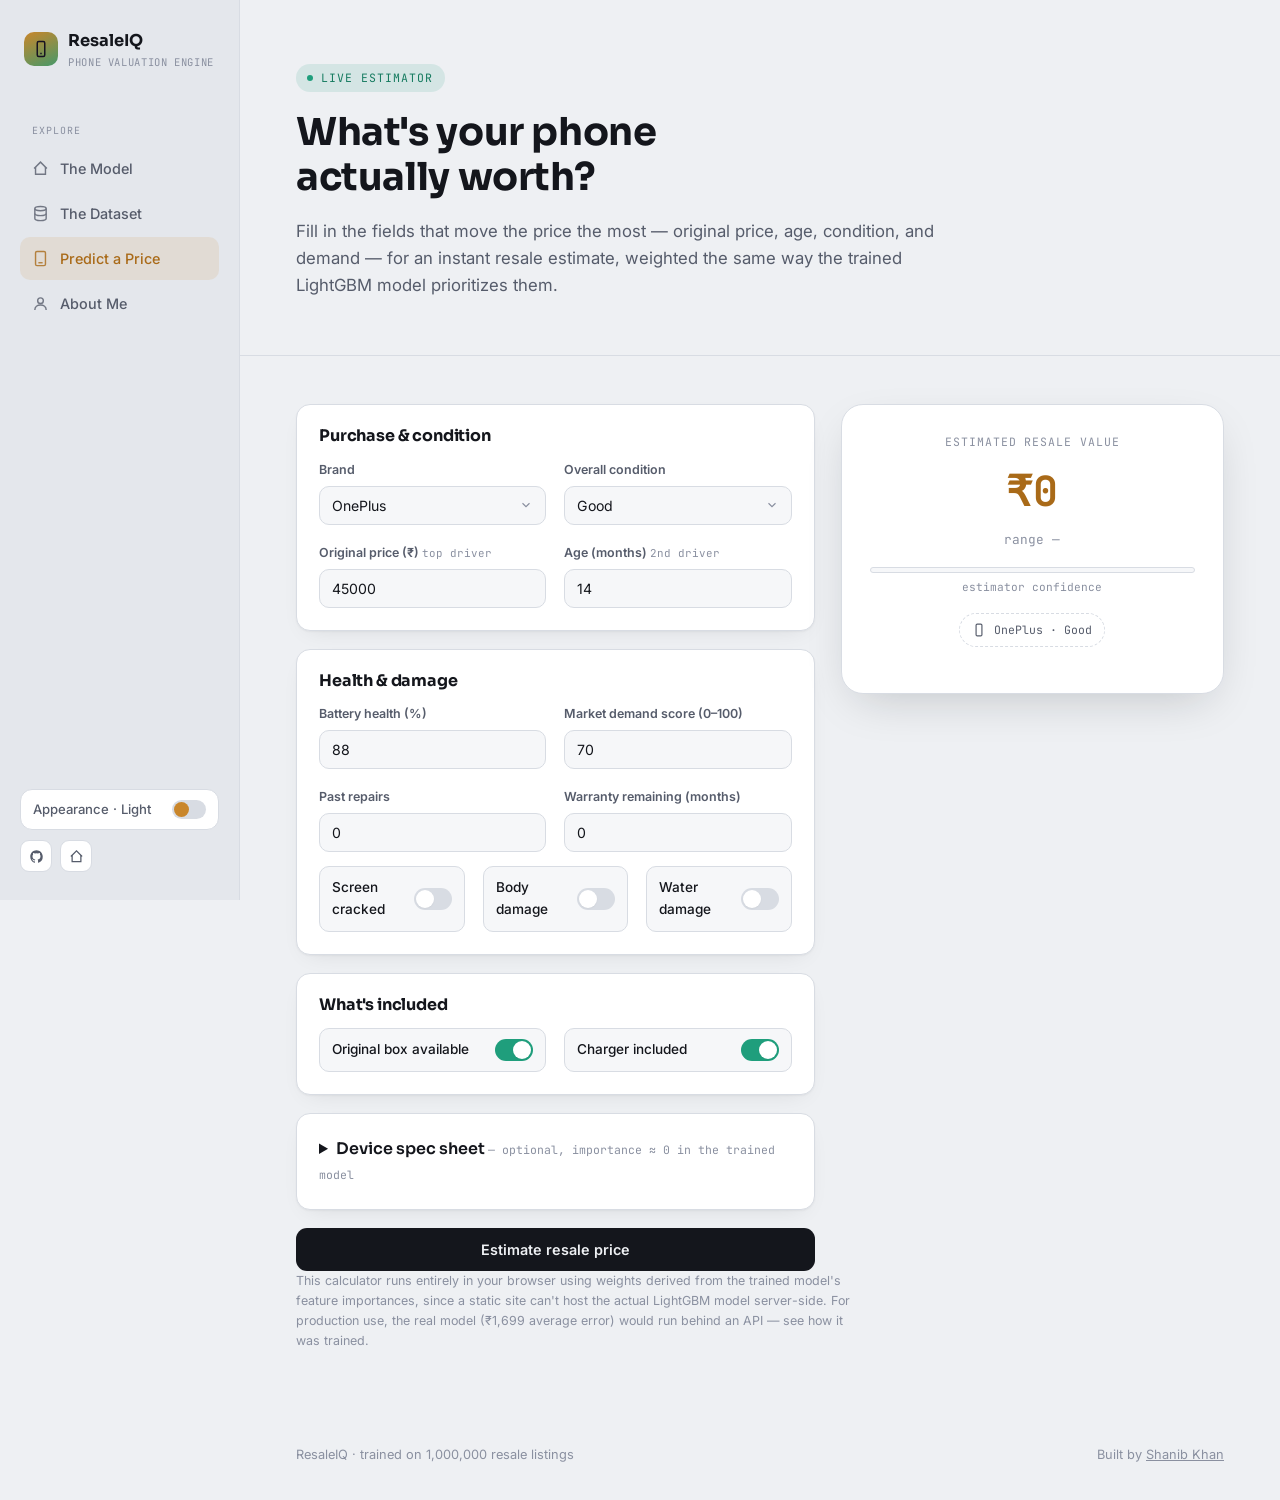
<file: OneDrive/Desktop/resaleIQ/resaleiq-website/predict.html>
<!DOCTYPE html>
<html lang="en">
<head>
<meta charset="UTF-8">
<meta name="viewport" content="width=device-width, initial-scale=1.0">
<title>ResaleIQ — Predict your phone's resale price</title>
<link rel="stylesheet" href="css/style.css">
</head>
<body>

<div class="mobile-bar">
  <div class="brand" style="margin:0;">
    <div class="brand-mark"><svg viewBox="0 0 24 24" fill="none" stroke="#161221" stroke-width="2"><rect x="7" y="2" width="10" height="20" rx="2"/><path d="M11 18h2"/></svg></div>
    <div><div class="brand-name">ResaleIQ</div></div>
  </div>
  <button class="icon-btn" data-menu-toggle aria-label="Open menu"><svg viewBox="0 0 24 24" fill="none" stroke="currentColor" stroke-width="2"><path d="M3 6h18M3 12h18M3 18h18"/></svg></button>
</div>

<div class="shell">
  <aside class="sidebar">
    <div class="brand">
      <div class="brand-mark"><svg viewBox="0 0 24 24" fill="none" stroke="#161221" stroke-width="2"><rect x="7" y="2" width="10" height="20" rx="2"/><path d="M11 18h2"/></svg></div>
      <div>
        <div class="brand-name">ResaleIQ</div>
        <div class="brand-sub">Phone valuation engine</div>
      </div>
    </div>

    <nav class="nav">
      <div class="nav-label">Explore</div>
      <a href="index.html"><svg viewBox="0 0 24 24" fill="none" stroke="currentColor" stroke-width="2"><path d="M3 12l9-9 9 9"/><path d="M5 10v10h14V10"/></svg>The Model</a>
      <a href="dataset.html"><svg viewBox="0 0 24 24" fill="none" stroke="currentColor" stroke-width="2"><ellipse cx="12" cy="5" rx="8" ry="3"/><path d="M4 5v14c0 1.7 3.6 3 8 3s8-1.3 8-3V5"/><path d="M4 12c0 1.7 3.6 3 8 3s8-1.3 8-3"/></svg>The Dataset</a>
      <a href="predict.html"><svg viewBox="0 0 24 24" fill="none" stroke="currentColor" stroke-width="2"><rect x="5" y="2" width="14" height="20" rx="2"/><path d="M9 18h6"/></svg>Predict a Price</a>
      <a href="about.html"><svg viewBox="0 0 24 24" fill="none" stroke="currentColor" stroke-width="2"><circle cx="12" cy="8" r="4"/><path d="M4 21c0-4.4 3.6-7 8-7s8 2.6 8 7"/></svg>About Me</a>
    </nav>

    <div class="sidebar-foot">
      <div class="theme-toggle" data-theme-toggle>
        <span>Appearance · <span data-theme-label>Dark</span></span>
        <span class="toggle-track"><span class="toggle-dot"></span></span>
      </div>
      <div class="sidebar-links">
        <a class="icon-btn" href="https://github.com/shanib-techie" target="_blank" rel="noopener" aria-label="GitHub"><svg viewBox="0 0 24 24" fill="currentColor"><path d="M12 2C6.48 2 2 6.58 2 12.25c0 4.53 2.87 8.37 6.84 9.73.5.1.68-.22.68-.5 0-.24-.01-.87-.01-1.71-2.78.62-3.37-1.37-3.37-1.37-.46-1.2-1.11-1.53-1.11-1.53-.91-.64.07-.63.07-.63 1 .07 1.53 1.05 1.53 1.05.9 1.57 2.34 1.12 2.91.86.09-.66.35-1.12.64-1.38-2.22-.26-4.56-1.14-4.56-5.06 0-1.12.39-2.03 1.03-2.75-.1-.26-.45-1.31.1-2.72 0 0 .84-.27 2.75 1.05a9.3 9.3 0 0 1 5 0c1.91-1.32 2.75-1.05 2.75-1.05.55 1.41.2 2.46.1 2.72.64.72 1.03 1.63 1.03 2.75 0 3.93-2.34 4.79-4.57 5.05.36.32.68.94.68 1.9 0 1.37-.01 2.48-.01 2.81 0 .28.18.61.69.5A10.26 10.26 0 0 0 22 12.25C22 6.58 17.52 2 12 2z"/></svg></a>
        <a class="icon-btn" href="index.html" aria-label="Model docs"><svg viewBox="0 0 24 24" fill="none" stroke="currentColor" stroke-width="2"><path d="M3 12l9-9 9 9"/><path d="M5 10v10h14V10"/></svg></a>
      </div>
    </div>
  </aside>

  <main class="content">

    <section class="page-hero">
      <span class="eyebrow">Live estimator</span>
      <h1>What's your phone actually worth?</h1>
      <p class="lede">Fill in the fields that move the price the most — original price, age, condition, and demand — for an instant resale estimate, weighted the same way the trained LightGBM model prioritizes them.</p>
    </section>

    <section class="section" style="border-bottom:none;">
      <div class="predict-grid">

        <form id="predict-form">

          <div class="card" style="margin-bottom:18px;">
            <h3>Purchase &amp; condition</h3>
            <div class="grid grid-2" style="margin-top:14px;">
              <div class="field">
                <label for="brand">Brand</label>
                <select id="brand">
                  <option value="Apple">Apple</option>
                  <option value="Samsung">Samsung</option>
                  <option value="Google">Google</option>
                  <option value="OnePlus" selected>OnePlus</option>
                  <option value="Xiaomi">Xiaomi</option>
                  <option value="Vivo">Vivo</option>
                  <option value="Realme">Realme</option>
                </select>
              </div>
              <div class="field">
                <label for="condition">Overall condition</label>
                <select id="condition">
                  <option value="Excellent">Excellent</option>
                  <option value="Good" selected>Good</option>
                  <option value="Fair">Fair</option>
                  <option value="Poor">Poor</option>
                </select>
              </div>
              <div class="field">
                <label for="original_price">Original price (₹) <span class="hint">top driver</span></label>
                <input type="number" id="original_price" value="45000" min="3000" step="500">
              </div>
              <div class="field">
                <label for="age_months">Age (months) <span class="hint">2nd driver</span></label>
                <input type="number" id="age_months" value="14" min="0" max="96">
              </div>
            </div>
          </div>

          <div class="card" style="margin-bottom:18px;">
            <h3>Health &amp; damage</h3>
            <div class="grid grid-2" style="margin-top:14px;">
              <div class="field">
                <label for="battery_health">Battery health (%)</label>
                <input type="number" id="battery_health" value="88" min="30" max="100">
              </div>
              <div class="field">
                <label for="market_demand_score">Market demand score (0–100)</label>
                <input type="number" id="market_demand_score" value="70" min="0" max="100">
              </div>
              <div class="field">
                <label for="repair_history">Past repairs</label>
                <input type="number" id="repair_history" value="0" min="0" max="6">
              </div>
              <div class="field">
                <label for="warranty_remaining_months">Warranty remaining (months)</label>
                <input type="number" id="warranty_remaining_months" value="0" min="0" max="24">
              </div>
            </div>
            <div class="grid grid-3" style="margin-top:14px;">
              <div class="toggle-field"><label for="screen_cracked">Screen cracked</label><div class="switch" data-switch="screen_cracked"><div class="dot"></div></div></div>
              <div class="toggle-field"><label for="body_damage">Body damage</label><div class="switch" data-switch="body_damage"><div class="dot"></div></div></div>
              <div class="toggle-field"><label for="water_damage">Water damage</label><div class="switch" data-switch="water_damage"><div class="dot"></div></div></div>
            </div>
          </div>

          <div class="card" style="margin-bottom:18px;">
            <h3>What's included</h3>
            <div class="grid grid-2" style="margin-top:14px;">
              <div class="toggle-field"><label for="box_available">Original box available</label><div class="switch on" data-switch="box_available"><div class="dot"></div></div></div>
              <div class="toggle-field"><label for="charger_available">Charger included</label><div class="switch on" data-switch="charger_available"><div class="dot"></div></div></div>
            </div>
          </div>

          <details class="card" style="margin-bottom:18px;">
            <summary style="cursor:pointer; font-family:var(--font-display); font-weight:600; font-size:1rem;">Device spec sheet <span class="mono" style="font-size:.72rem; color:var(--text-faint); font-weight:400;">— optional, importance ≈ 0 in the trained model</span></summary>
            <p style="margin-top:12px;">RAM, storage, screen size, camera/processor score, 5G, OS, city tier and seller type were all tested — LightGBM never picked any of them for a split. Fill these in if you like, but per <a href="index.html">the model breakdown</a>, they won't move the estimate below.</p>
          </details>

          <button type="button" id="estimate-btn" class="btn btn-primary btn-block">Estimate resale price</button>
        </form>

        <aside class="result-panel">
          <div class="mono" style="font-size:.72rem; color:var(--text-faint); text-transform:uppercase; letter-spacing:.08em;">Estimated resale value</div>
          <div class="price" id="price-out">₹0</div>
          <div class="price-range" id="range-out">range —</div>
          <div class="confidence-bar"><div class="confidence-fill" id="confidence-fill" style="width:0%"></div></div>
          <div class="mono" style="font-size:.7rem; color:var(--text-faint);">estimator confidence</div>
          <div class="device-badge" id="device-badge">
            <svg width="14" height="14" viewBox="0 0 24 24" fill="none" stroke="currentColor" stroke-width="2"><rect x="7" y="2" width="10" height="20" rx="2"/></svg>
            OnePlus · Good
          </div>
          <div class="drivers" id="drivers"></div>
        </aside>

      </div>

      <p style="font-size:.78rem; color:var(--text-faint); max-width:70ch;">This calculator runs entirely in your browser using weights derived from the trained model's feature importances, since a static site can't host the actual LightGBM model server-side. For production use, the real model (₹1,699 average error) would run behind an API — see <a href="index.html">how it was trained</a>.</p>
    </section>

    <footer class="site-footer">
      <span>ResaleIQ · trained on 1,000,000 resale listings</span>
      <span>Built by <a href="about.html" style="text-decoration:underline;">Shanib Khan</a></span>
    </footer>
  </main>
</div>

<script src="js/theme.js"></script>
<script src="js/predict.js"></script>
</body>
</html>
</file>
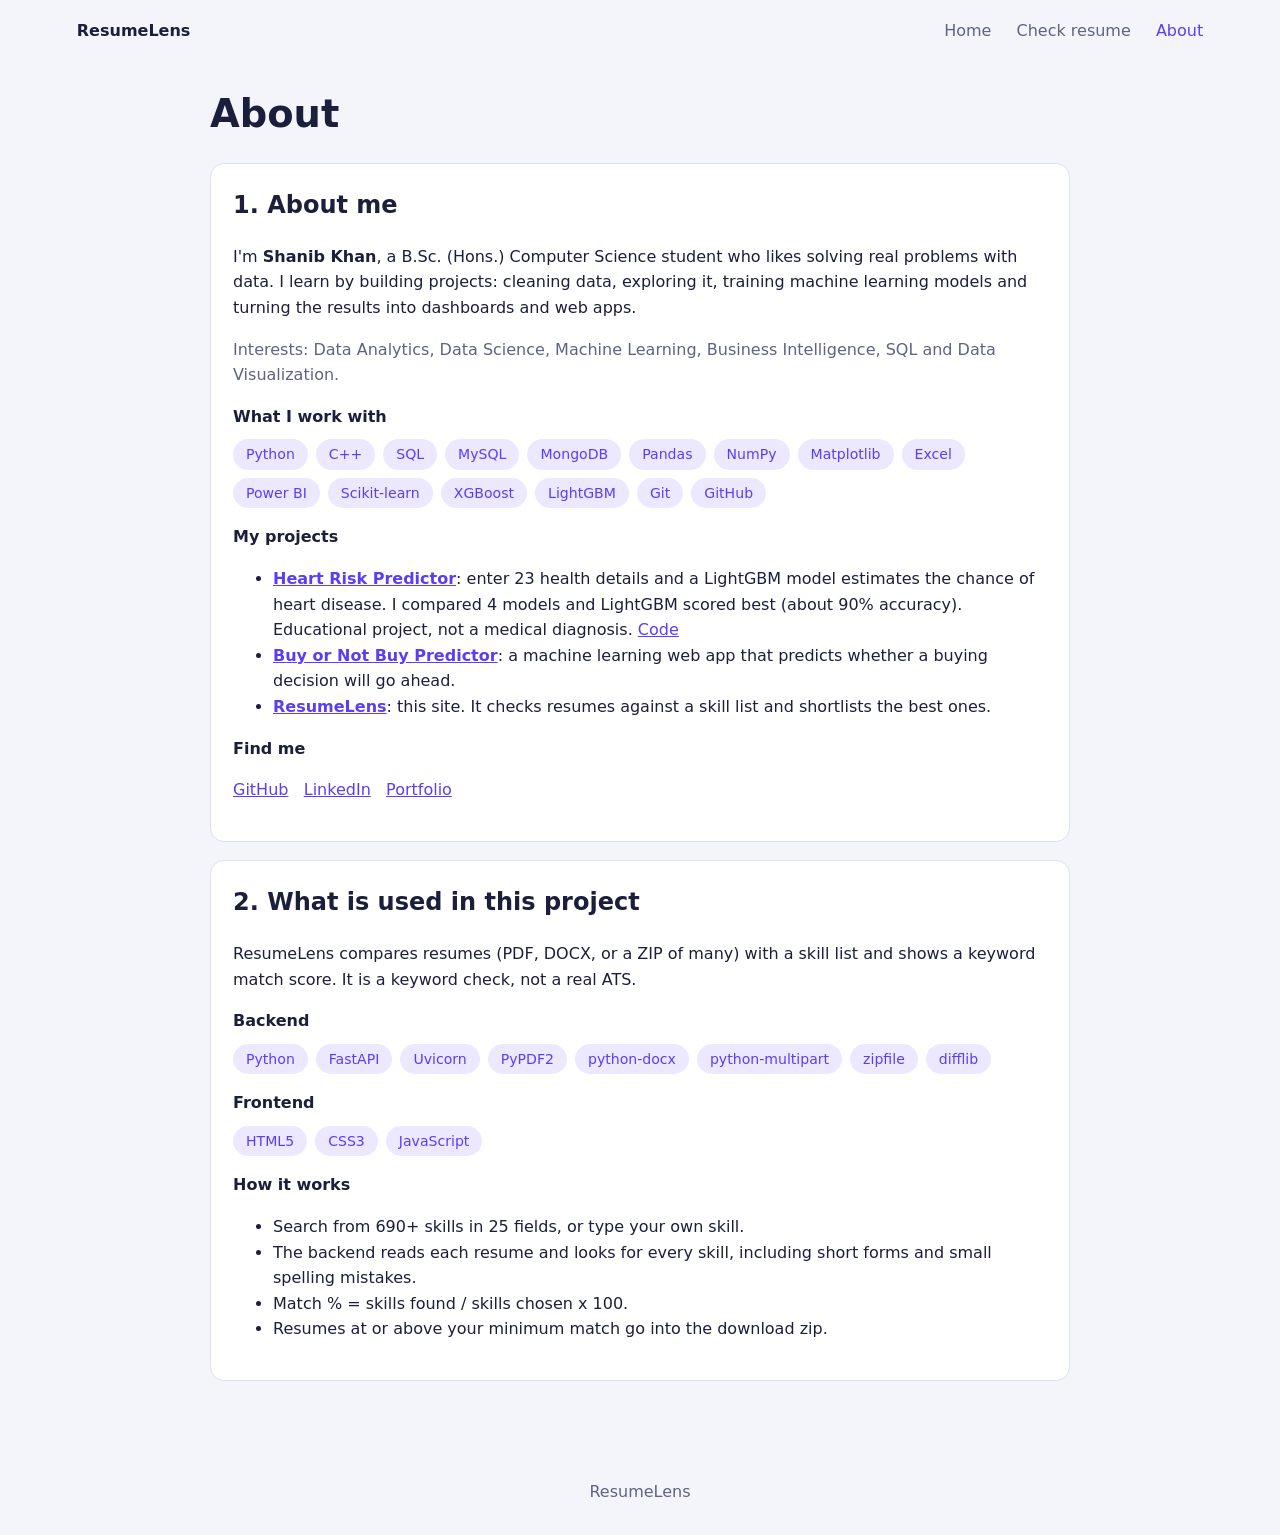
<file: OneDrive/Desktop/ResumeMatch/frontend/about.html>
<!doctype html>
<html lang="en">
<head>
<meta charset="utf-8">
<meta name="viewport" content="width=device-width,initial-scale=1">
<title>About - ResumeLens</title>
<style>
  *{box-sizing:border-box}
  body{margin:0;background:#F4F5FB;color:#1B1F3B;font:16px/1.6 system-ui,Arial,sans-serif}
  nav{display:flex;justify-content:space-between;align-items:center;padding:18px 6vw}
  nav a{margin-left:20px;text-decoration:none;color:#5E6384}
  nav a:hover,nav a.on{color:#5B3DF5}
  main{max-width:900px;margin:0 auto;padding:10px 20px 50px}
  h1{font-size:2.4rem;margin:.3em 0}
  h2{margin-top:0}
  .card{background:#fff;border:1px solid #DDE0F0;border-radius:14px;padding:22px;margin:18px 0}
  .mute{color:#5E6384}
  a{color:#5B3DF5}
  .tags{display:flex;flex-wrap:wrap;gap:8px;margin:10px 0 16px}
  .tags span{background:#ECE8FF;color:#5B3DF5;border-radius:99px;padding:4px 13px;font-size:.88rem}
  footer{text-align:center;color:#5E6384;padding:30px}
  @media(prefers-color-scheme:dark){
    body{background:#12142A;color:#ECEEFF}
    .card{background:#1C1F3D;border-color:#2E3260}
    .mute,nav a,footer{color:#9EA3C9}
    a,nav a:hover,nav a.on{color:#8B76FF}
    .tags span{background:#2B2660;color:#8B76FF}
  }
</style>
</head>
<body>

<nav>
  <b>ResumeLens</b>
  <div>
    <a href="/">Home</a>
    <a href="/check-resume">Check resume</a>
    <a href="/about" class="on">About</a>
  </div>
</nav>

<main>
  <h1>About</h1>

  <!-- PART 1: ABOUT ME -->
  <div class="card">
    <h2>1. About me</h2>
    <p>I'm <b>Shanib Khan</b>, a B.Sc. (Hons.) Computer Science student who likes solving real problems with data. I learn by building projects: cleaning data, exploring it, training machine learning models and turning the results into dashboards and web apps.</p>
    <p class="mute">Interests: Data Analytics, Data Science, Machine Learning, Business Intelligence, SQL and Data Visualization.</p>

    <b>What I work with</b>
    <div class="tags">
      <span>Python</span><span>C++</span><span>SQL</span><span>MySQL</span><span>MongoDB</span>
      <span>Pandas</span><span>NumPy</span><span>Matplotlib</span><span>Excel</span><span>Power BI</span>
      <span>Scikit-learn</span><span>XGBoost</span><span>LightGBM</span><span>Git</span><span>GitHub</span>
    </div>

    <b>My projects</b>
    <ul>
      <li><a href="https://heart-checker.onrender.com/" target="_blank" rel="noopener"><b>Heart Risk Predictor</b></a>:
        enter 23 health details and a LightGBM model estimates the chance of heart disease. I compared 4 models and LightGBM scored best (about 90% accuracy). Educational project, not a medical diagnosis.
        <a href="https://github.com/shanib-techie/Heart-Risk-Predictor" target="_blank" rel="noopener">Code</a></li>
      <li><a href="https://buy-or-not-buy-predictor.onrender.com/" target="_blank" rel="noopener"><b>Buy or Not Buy Predictor</b></a>:
        a machine learning web app that predicts whether a buying decision will go ahead.</li>
      <li><a href="https://github.com/shanib-techie/ResumeLens" target="_blank" rel="noopener"><b>ResumeLens</b></a>:
        this site. It checks resumes against a skill list and shortlists the best ones.</li>
    </ul>

    <b>Find me</b>
    <p>
      <a href="https://github.com/shanib-techie" target="_blank" rel="noopener">GitHub</a> &nbsp;
      <a href="https://www.linkedin.com/in/shanib-khan-515a8a316/" target="_blank" rel="noopener">LinkedIn</a> &nbsp;
      <a href="https://shanibkhan.netlify.app/" target="_blank" rel="noopener">Portfolio</a>
    </p>
  </div>

  <!-- PART 2: WHAT IS USED IN THIS PROJECT -->
  <div class="card">
    <h2>2. What is used in this project</h2>
    <p>ResumeLens compares resumes (PDF, DOCX, or a ZIP of many) with a skill list and shows a keyword match score. It is a keyword check, not a real ATS.</p>

    <b>Backend</b>
    <div class="tags">
      <span>Python</span><span>FastAPI</span><span>Uvicorn</span><span>PyPDF2</span>
      <span>python-docx</span><span>python-multipart</span><span>zipfile</span><span>difflib</span>
    </div>

    <b>Frontend</b>
    <div class="tags">
      <span>HTML5</span><span>CSS3</span><span>JavaScript</span>
    </div>

    <b>How it works</b>
    <ul>
      <li>Search from 690+ skills in 25 fields, or type your own skill.</li>
      <li>The backend reads each resume and looks for every skill, including short forms and small spelling mistakes.</li>
      <li>Match % = skills found / skills chosen x 100.</li>
      <li>Resumes at or above your minimum match go into the download zip.</li>
    </ul>
  </div>
</main>

<footer>ResumeLens</footer>
</body>
</html>
</file>
<file: OneDrive/Desktop/portfolio_by aditya/portfolio/style.css>
@import url("https://fonts.googleapis.com/css2?family=Poppins:ital,wght@0,100;0,200;0,300;0,400;0,500;0,600;0,700;0,800;0,900;1,100;1,200;1,300;1,400;1,500;1,600;1,700;1,800;1,900&display=swap");

* {
    margin: 0;
    padding: 0;
    box-sizing: border-box;
    text-decoration: none;
    border: none;
    outline: none;
    font-family: "Poppins", sans-serif;
}

:root {
    --bg-color: #0a192f;
    --main-color: #64ffda;
    --text-color: #333;
    --second-text-color: #666;
    --white-color: #fff;
    --cover-color: linear-gradient(135deg, #667eea 0%, #764ba2 100%);
    --pages-color: linear-gradient(135deg, #ffffff 0%, #f8f9fa 100%);
    --border: 0.125rem solid #64ffda;
    --box-shadow: 0 0 1.5rem rgba(100, 255, 218, 0.3);
}

body {
    display: flex;
    justify-content: center;
    align-items: center;
    min-height: 100vh;
    background: var(--bg-color);
    color: var(--text-color);
    overflow: hidden;
}

.wrapper {
    position: relative;
    width: 66rem;
    height: 45rem;
    padding: 2rem;
    perspective: 250rem;
    animation: show-animate 2s forwards;
}

@keyframes show-animate {
    0%,
    30% {
        opacity: 0;
        transform: rotate(-20deg);
    }

    100% {
        opacity: 1;
        transform: rotate(0deg);
    }
}

.cover {
    position: absolute;
    top: 0;
    left: 0;
    width: 50%;
    height: 100%;
    background: var(--cover-color);
    box-shadow: 0 1rem 3rem rgba(0, 0, 0, 0.4);
    border-top-left-radius: 0.6rem;
    border-bottom-left-radius: 0.6rem;
    transform-origin: right;
}

.cover.cover-left {
    z-index: -1;
}

.cover.cover-right {
    z-index: 100;
    transition: transform 1s cubic-bezier(0.645, 0.045, 0.355, 1);
}

.cover.cover-right.turn {
    transform: rotateY(180deg);
}

.book {
    position: relative;
    width: 100%;
    height: 100%;
    display: flex;
    perspective: 250rem;
}

.book .book-page {
    position: absolute;
    width: 50%;
    height: 100%;
    background: var(--pages-color);
    box-shadow: 0 0 0.6rem rgba(0, 0, 0, 0.1);
    display: flex;
    padding: 2rem;
}

.book.page-left {
    box-shadow: -0.6rem 0.6rem 0.6rem rgba(0, 0, 0, 0.1);
}

.profile-page {
    display: flex;
    flex-direction: column;
    justify-content: center;
    align-items: center;
}

.profile-page img {
    width: 180px;
    height: 180px;
    border-radius: 50%;
    object-fit: cover;
    border: 4px solid var(--main-color);
    box-shadow: 0 0 2rem rgba(100, 255, 218, 0.5);
    margin-bottom: 1.2rem;
    transition: transform 0.3s ease;
}

.profile-page img:hover {
    transform: scale(1.05);
}

.profile-page h1 {
    font-size: 2.7rem;
    line-height: 1;
    background: linear-gradient(135deg, #667eea 0%, #764ba2 100%);
    -webkit-background-clip: text;
    -webkit-text-fill-color: transparent;
    background-clip: text;
    margin-bottom: 0.5rem;
}

.profile-page h3 {
    font-size: 1.3rem;
    color: #667eea;
    font-weight: 500;
}

.profile-page .social-media {
    margin: 0.8rem 0 1rem;
}

.profile-page .social-media a {
    display: inline-flex;
    width: 2.8rem;
    height: 2.8rem;
    justify-content: center;
    align-items: center;
    background: transparent;
    border: 2px solid #667eea;
    border-radius: 50%;
    font-size: 1.4rem;
    color: #667eea;
    margin: 0 0.3rem;
    transition: all 0.3s ease;
}

.profile-page .social-media a:hover {
    background: linear-gradient(135deg, #667eea 0%, #764ba2 100%);
    color: var(--white-color);
    transform: translateY(-3px);
    box-shadow: 0 0.5rem 1rem rgba(102, 126, 234, 0.4);
}

.profile-page p {
    text-align: justify;
    line-height: 1.6;
    color: var(--second-text-color);
    font-size: 0.95rem;
}

.profile-page .btn-box {
    margin-top: 1.5rem;
    display: flex;
    gap: 1rem;
    flex-wrap: wrap;
    justify-content: center;
}

.btn {
    display: inline-flex;
    min-width: 9.5rem;
    height: 3rem;
    justify-content: center;
    align-items: center;
    background: linear-gradient(135deg, #667eea 0%, #764ba2 100%);
    border: 2px solid transparent;
    border-radius: 0.5rem;
    font-size: 0.95rem;
    color: var(--white-color);
    font-weight: 500;
    padding: 0 1.5rem;
    transition: all 0.3s ease;
    box-shadow: 0 0.5rem 1rem rgba(102, 126, 234, 0.3);
}

.btn:hover {
    background: transparent;
    border-color: #667eea;
    color: #667eea;
    transform: translateY(-2px);
    box-shadow: 0 0.7rem 1.5rem rgba(102, 126, 234, 0.4);
}

.btn-box .btn:nth-child(2) {
    background: transparent;
    border-color: #667eea;
    color: #667eea;
}

.btn-box .btn:nth-child(2):hover {
    background: linear-gradient(135deg, #667eea 0%, #764ba2 100%);
    color: var(--white-color);
}

.book-page.page-right {
    position: absolute;
    right: 0;
    transform-style: preserve-3d;
    padding: 1.5rem 2rem;
    transform-origin: left;
    transition: transform 1s cubic-bezier(0.645, 0.045, 0.355, 1);
}

.book-page.page-right.turn {
    transform: rotateY(-180deg);
}

.book-page .page-front,
.book-page .page-back {
    position: absolute;
    top: 0;
    left: 0;
    width: 100%;
    height: 100%;
    background: var(--pages-color);
    padding: 1.5rem 2rem;
}

.book-page .page-front {
    transform: rotateY(0deg) translateZ(1px);
}

.book-page .page-back {
    transform: rotateY(180deg) translateZ(1px);
}

.title {
    text-align: center;
    margin-bottom: 1.5rem;
    font-size: 2rem;
    background: linear-gradient(135deg, #667eea 0%, #764ba2 100%);
    -webkit-background-clip: text;
    -webkit-text-fill-color: transparent;
    background-clip: text;
}

.edu-box {
    border-left: 3px solid #667eea;
    padding-left: 0.5rem;
}

.edu-box .edu-content {
    position: relative;
    padding-left: 1.6rem;
    margin-bottom: 1.5rem;
}

.edu-box .edu-content p {
    font-size: 0.9rem;
    color: var(--second-text-color);
    line-height: 1.6;
}

.edu-box .edu-content h3 {
    color: var(--text-color);
    margin-bottom: 0.3rem;
    font-size: 1.1rem;
}

.edu-box .edu-content::before {
    content: "";
    position: absolute;
    top: 0;
    left: -0.65rem;
    width: 1.2rem;
    height: 1.2rem;
    background: linear-gradient(135deg, #667eea 0%, #764ba2 100%);
    border-radius: 50%;
    box-shadow: 0 0 0.5rem rgba(102, 126, 234, 0.5);
}

.edu-content .year {
    color: #667eea;
    font-weight: 500;
    display: inline-block;
    margin-bottom: 0.3rem;
}

.edu-content .year i {
    margin-right: 0.4rem;
}

.number-page {
    position: absolute;
    bottom: 1.2rem;
    left: 50%;
    transform: translateX(-50%);
    font-weight: 500;
    color: #667eea;
}

.nextprev-btn {
    position: absolute;
    bottom: 0.9rem;
    right: 1.5rem;
    width: 2.5rem;
    height: 2.5rem;
    cursor: pointer;
    font-size: 2rem;
    color: var(--second-text-color);
    display: inline-flex;
    justify-content: center;
    align-items: center;
    transition: all 0.3s ease;
    border-radius: 50%;
}

.nextprev-btn:hover {
    color: #667eea;
    background: rgba(102, 126, 234, 0.1);
}

.nextprev-btn.back {
    left: 1.5rem;
}

.services-box {
    display: flex;
    flex-wrap: wrap;
    gap: 1.2rem;
}

.services-box .services-content {
    flex: 1 1 calc(50% - 0.6rem);
    border: 2px solid #e0e0e0;
    border-radius: 0.8rem;
    text-align: center;
    font-size: 0.85rem;
    padding: 1.2rem 0.8rem;
    transition: all 0.3s ease;
    background: white;
}

.services-box .services-content:hover {
    border-color: #667eea;
    box-shadow: 0 0.5rem 1.5rem rgba(102, 126, 234, 0.2);
    transform: translateY(-5px);
}

.services-content i {
    font-size: 2rem;
    background: linear-gradient(135deg, #667eea 0%, #764ba2 100%);
    -webkit-background-clip: text;
    -webkit-text-fill-color: transparent;
    background-clip: text;
    margin-bottom: 0.5rem;
}

.services-content h3 {
    font-size: 1.1rem;
    margin-bottom: 0.5rem;
    color: var(--text-color);
}

.services-content p {
    margin: 0.5rem 0;
    color: var(--second-text-color);
    line-height: 1.5;
}

.skill-box {
    display: flex;
    flex-wrap: wrap;
    gap: 1rem;
}

.skill-box .skill-content {
    flex: 1 1 100%;
}

.skill-content {
    line-height: 1.4;
    margin-bottom: 1rem;
}

.skill-content h3 {
    color: #667eea;
    margin-bottom: 0.6rem;
    font-size: 1.1rem;
}

.skill-content .content {
    display: flex;
    flex-wrap: wrap;
    gap: 0.6rem;
}

.skill-content .content span {
    display: inline-flex;
    align-items: center;
    gap: 0.3rem;
    padding: 0.5rem 1rem;
    background: white;
    border: 2px solid #e0e0e0;
    border-radius: 0.5rem;
    font-size: 0.85rem;
    font-weight: 500;
    transition: all 0.3s ease;
}

.skill-content .content span:hover {
    border-color: #667eea;
    box-shadow: 0 0.3rem 1rem rgba(102, 126, 234, 0.2);
    transform: translateY(-2px);
}

.skill-content .content span i {
    font-size: 1.2rem;
    background: linear-gradient(135deg, #667eea 0%, #764ba2 100%);
    -webkit-background-clip: text;
    -webkit-text-fill-color: transparent;
    background-clip: text;
}

.contact-box {
    text-align: center;
}

.contact-box .field {
    width: 100%;
    background: white;
    border: 2px solid #e0e0e0;
    border-radius: 0.5rem;
    padding: 0.9rem 1rem;
    font-size: 0.95rem;
    color: var(--text-color);
    margin-bottom: 1.2rem;
    transition: all 0.3s ease;
}

.contact-box .field:focus {
    border-color: #667eea;
    box-shadow: 0 0 0.5rem rgba(102, 126, 234, 0.2);
}

.contact-box .field::placeholder {
    color: #aaa;
}

.contact-box textarea {
    resize: none;
    height: 12rem;
}

.contact-box .btn {
    cursor: pointer;
    width: 100%;
    max-width: 15rem;
}

.back-profile {
    position: absolute;
    bottom: 1.2rem;
    right: 2rem;
    width: 2.5rem;
    height: 2.5rem;
    background: transparent;
    border: 2px solid #667eea;
    border-radius: 0.5rem;
    font-size: 1.3rem;
    color: #667eea;
    display: inline-flex;
    justify-content: center;
    align-items: center;
    transition: all 0.3s ease;
}

.back-profile:hover {
    background: linear-gradient(135deg, #667eea 0%, #764ba2 100%);
    color: var(--white-color);
    transform: translateY(-2px);
}

.back-profile p {
    position: absolute;
    top: 0;
    left: 50%;
    transform: translateX(-50%) scale(0.5);
    font-size: 0.9rem;
    color: #667eea;
    opacity: 0;
    transition: all 0.3s ease;
}

.back-profile:hover p {
    opacity: 1;
    transform: translateX(-50%) scale(1);
    top: -2rem;
}

/* Responsive Design */
@media screen and (max-width: 1200px) {
    .wrapper {
        width: 90%;
        height: auto;
        min-height: 40rem;
    }
}

@media screen and (max-width: 992px) {
    .wrapper {
        width: 95%;
        padding: 1.5rem;
    }

    .profile-page h1 {
        font-size: 2.2rem;
    }

    .profile-page h3 {
        font-size: 1.1rem;
    }

    .profile-page img {
        width: 150px;
        height: 150px;
    }

    .title {
        font-size: 1.7rem;
    }

    .services-box .services-content {
        flex: 1 1 100%;
    }
}

@media screen and (max-width: 768px) {
    body {
        overflow-y: auto;
        overflow-x: hidden;
    }

    .wrapper {
        width: 100%;
        height: auto;
        min-height: 100vh;
        padding: 1rem;
        perspective: none;
    }

    .cover {
        display: none;
    }

    .book {
        flex-direction: column;
    }

    .book .book-page {
        position: relative;
        width: 100%;
        height: auto;
        min-height: 100vh;
        margin-bottom: 2rem;
    }

    .book-page.page-right {
        position: relative;
        transform: none !important;
    }

    .book-page .page-front,
    .book-page .page-back {
        position: relative;
        transform: none !important;
    }

    .profile-page img {
        width: 130px;
        height: 130px;
    }

    .profile-page h1 {
        font-size: 1.8rem;
    }

    .profile-page h3 {
        font-size: 1rem;
    }

    .profile-page p {
        font-size: 0.9rem;
    }

    .btn {
        min-width: 8rem;
        height: 2.7rem;
        font-size: 0.85rem;
    }

    .title {
        font-size: 1.5rem;
        margin-bottom: 1rem;
    }

    .edu-box .edu-content h3 {
        font-size: 1rem;
    }

    .edu-box .edu-content p {
        font-size: 0.85rem;
    }

    .nextprev-btn {
        display: none;
    }

    .number-page {
        display: none;
    }

    .skill-content h3 {
        font-size: 1rem;
    }

    .skill-content .content span {
        font-size: 0.8rem;
        padding: 0.4rem 0.8rem;
    }
}

@media screen and (max-width: 480px) {
    .wrapper {
        padding: 0.5rem;
    }

    .profile-page img {
        width: 110px;
        height: 110px;
    }

    .profile-page h1 {
        font-size: 1.5rem;
    }

    .profile-page h3 {
        font-size: 0.95rem;
    }

    .profile-page .social-media a {
        width: 2.3rem;
        height: 2.3rem;
        font-size: 1.2rem;
    }

    .btn-box {
        flex-direction: column;
        width: 100%;
    }

    .btn {
        width: 100%;
    }

    .services-box .services-content {
        padding: 1rem 0.6rem;
    }

    .contact-box .field {
        padding: 0.7rem 0.8rem;
        font-size: 0.9rem;
    }
}
</file>
<file: OneDrive/Desktop/resaleIQ/resaleiq-website/css/style.css>
/* =========================================================
   ResaleIQ — design tokens
   A phone resale-value engine. Palette pulls from device
   materials: brushed metal, AMOLED black, and the brass/jade
   pairing used on circuit boards & warranty seals.
   ========================================================= */

@import url('https://fonts.googleapis.com/css2?family=Sora:wght@400;500;600;700;800&family=Inter:wght@400;500;600;700&family=JetBrains+Mono:wght@400;500;600&display=swap');

:root{
  --bg:            #EEF0F3;
  --bg-alt:        #E4E7EC;
  --surface:       #FFFFFF;
  --surface-2:     #F6F7F9;
  --border:        #D8DCE3;
  --text:          #14161C;
  --text-dim:      #565C6B;
  --text-faint:    #8A90A0;

  --brass:         #C9862B;
  --brass-strong:  #A96A18;
  --jade:          #1F9E7C;
  --jade-strong:   #157A5F;
  --coral:         #D8543E;

  --brass-tint:    rgba(201,134,43,.12);
  --jade-tint:     rgba(31,158,124,.12);
  --coral-tint:    rgba(216,84,62,.12);

  --shadow: 0 1px 2px rgba(20,22,28,.04), 0 8px 24px -12px rgba(20,22,28,.12);
  --shadow-lg: 0 16px 48px -16px rgba(20,22,28,.22);

  --radius-sm: 8px;
  --radius: 14px;
  --radius-lg: 22px;

  --font-display: 'Sora', sans-serif;
  --font-body: 'Inter', sans-serif;
  --font-mono: 'JetBrains Mono', monospace;

  --sidebar-w: 240px;
  --ease: cubic-bezier(.22,1,.36,1);
}

html[data-theme="dark"]{
  --bg:            #121018;
  --bg-alt:        #17141F;
  --surface:       #1C1927;
  --surface-2:     #211D2E;
  --border:        #322C41;
  --text:          #F3F1EC;
  --text-dim:      #ADA8BC;
  --text-faint:    #736D85;

  --brass:         #E7A33E;
  --brass-strong:  #F2B65D;
  --jade:          #3FCDA8;
  --jade-strong:   #5EDFBD;
  --coral:         #E88170;

  --brass-tint:    rgba(231,163,62,.14);
  --jade-tint:     rgba(63,205,168,.14);
  --coral-tint:    rgba(232,129,112,.14);

  --shadow: 0 1px 2px rgba(0,0,0,.3), 0 12px 32px -12px rgba(0,0,0,.5);
  --shadow-lg: 0 24px 64px -20px rgba(0,0,0,.6);
}

*{ box-sizing:border-box; }
html{ scroll-behavior:smooth; }
body{
  margin:0;
  background:var(--bg);
  color:var(--text);
  font-family:var(--font-body);
  font-size:15.5px;
  line-height:1.6;
  -webkit-font-smoothing:antialiased;
  transition:background .3s var(--ease), color .3s var(--ease);
}
h1,h2,h3,h4{ font-family:var(--font-display); margin:0 0 .5em; line-height:1.15; letter-spacing:-.01em; }
p{ margin:0 0 1em; color:var(--text-dim); }
a{ color:inherit; text-decoration:none; }
code, .mono{ font-family:var(--font-mono); }
img{ max-width:100%; display:block; }
::selection{ background:var(--brass); color:#1a1305; }

@media (prefers-reduced-motion: reduce){
  *{ animation-duration:.001ms !important; transition-duration:.001ms !important; }
}

/* ---------- layout shell ---------- */
.shell{
  display:grid;
  grid-template-columns: var(--sidebar-w) 1fr;
  min-height:100vh;
}

/* ---------- sidebar ---------- */
.sidebar{
  position:sticky; top:0; height:100vh;
  border-right:1px solid var(--border);
  background:var(--bg-alt);
  display:flex; flex-direction:column;
  padding:28px 20px;
}
.brand{
  display:flex; align-items:center; gap:10px;
  margin-bottom:34px; padding:0 4px;
}
.brand-mark{
  width:34px; height:34px; border-radius:10px;
  background:linear-gradient(155deg, var(--brass) 0%, var(--jade) 130%);
  display:flex; align-items:center; justify-content:center;
  flex:none;
}
.brand-mark svg{ width:18px; height:18px; }
.brand-name{ font-family:var(--font-display); font-weight:700; font-size:1.02rem; }
.brand-sub{ font-family:var(--font-mono); font-size:.66rem; color:var(--text-faint); letter-spacing:.06em; text-transform:uppercase; }

.nav{ display:flex; flex-direction:column; gap:2px; flex:1; }
.nav a{
  display:flex; align-items:center; gap:11px;
  padding:10px 12px; border-radius:10px;
  color:var(--text-dim); font-size:.9rem; font-weight:500;
  transition:background .15s var(--ease), color .15s var(--ease);
}
.nav a svg{ width:17px; height:17px; flex:none; opacity:.8; }
.nav a:hover{ background:var(--surface); color:var(--text); }
.nav a.active{ background:var(--brass-tint); color:var(--brass-strong); }
.nav-label{ font-family:var(--font-mono); font-size:.62rem; letter-spacing:.1em; text-transform:uppercase; color:var(--text-faint); margin:18px 12px 6px; }

.sidebar-foot{ margin-top:auto; display:flex; flex-direction:column; gap:10px; }
.theme-toggle{
  display:flex; align-items:center; justify-content:space-between;
  border:1px solid var(--border); border-radius:12px;
  padding:9px 12px; background:var(--surface); cursor:pointer;
  font-size:.82rem; font-weight:500; color:var(--text-dim);
}
.theme-toggle svg{ width:16px; height:16px; }
.toggle-track{
  width:34px; height:19px; border-radius:20px; background:var(--border);
  position:relative; transition:background .2s var(--ease);
}
.toggle-dot{
  position:absolute; top:2px; left:2px; width:15px; height:15px; border-radius:50%;
  background:var(--brass); transition:left .2s var(--ease), background .2s var(--ease);
}
html[data-theme="dark"] .toggle-track{ background:var(--jade-tint); }
html[data-theme="dark"] .toggle-dot{ left:17px; background:var(--jade); }

.sidebar-links{ display:flex; gap:8px; }
.icon-btn{
  width:32px; height:32px; border-radius:9px; border:1px solid var(--border);
  display:flex; align-items:center; justify-content:center; background:var(--surface);
  color:var(--text-dim);
}
.icon-btn svg{ width:15px; height:15px; }

/* mobile nav toggle */
.mobile-bar{ display:none; }

/* ---------- main / content ---------- */
.content{ min-width:0; }
.page-hero{
  padding:64px 56px 40px;
  border-bottom:1px solid var(--border);
  position:relative; overflow:hidden;
}
.eyebrow{
  display:inline-flex; align-items:center; gap:8px;
  font-family:var(--font-mono); font-size:.72rem; letter-spacing:.09em; text-transform:uppercase;
  color:var(--jade-strong); background:var(--jade-tint);
  padding:5px 11px; border-radius:20px; margin-bottom:18px;
}
.eyebrow::before{ content:''; width:6px; height:6px; border-radius:50%; background:var(--jade); }
.page-hero h1{ font-size:clamp(1.9rem, 3vw, 2.7rem); max-width:16ch; }
.page-hero .lede{ font-size:1.05rem; max-width:58ch; color:var(--text-dim); }

.section{ padding:48px 56px; border-bottom:1px solid var(--border); }
.section:last-child{ border-bottom:none; }
.section-head{ display:flex; align-items:baseline; justify-content:space-between; gap:20px; margin-bottom:26px; flex-wrap:wrap; }
.section-head h2{ font-size:1.5rem; }
.section-head .tag{ font-family:var(--font-mono); font-size:.72rem; color:var(--text-faint); }

/* ---------- cards / grid ---------- */
.grid{ display:grid; gap:18px; }
.grid-2{ grid-template-columns:repeat(2,1fr); }
.grid-3{ grid-template-columns:repeat(3,1fr); }
.grid-4{ grid-template-columns:repeat(4,1fr); }

.card{
  background:var(--surface); border:1px solid var(--border); border-radius:var(--radius);
  padding:22px; box-shadow:var(--shadow);
}
.card h3{ font-size:1rem; }

.stat-card{ position:relative; overflow:hidden; }
.stat-card .num{ font-family:var(--font-mono); font-size:2rem; font-weight:600; }
.stat-card .num.brass{ color:var(--brass-strong); }
.stat-card .num.jade{ color:var(--jade-strong); }
.stat-card .num.coral{ color:var(--coral); }
.stat-card .label{ font-size:.8rem; color:var(--text-dim); margin-top:2px; }
.stat-card .delta{ font-family:var(--font-mono); font-size:.72rem; margin-top:10px; display:inline-block; padding:3px 8px; border-radius:20px; }
.delta.up{ background:var(--jade-tint); color:var(--jade-strong); }
.delta.down{ background:var(--coral-tint); color:var(--coral); }

/* model comparison table */
.model-table{ width:100%; border-collapse:collapse; }
.model-table th, .model-table td{ text-align:left; padding:13px 14px; border-bottom:1px solid var(--border); font-size:.88rem; }
.model-table th{ font-family:var(--font-mono); font-size:.68rem; letter-spacing:.06em; text-transform:uppercase; color:var(--text-faint); font-weight:500; }
.model-table td.num{ font-family:var(--font-mono); }
.model-table tr.winner td{ background:var(--jade-tint); }
.model-table tr.winner td:first-child{ border-left:3px solid var(--jade); }
.pill{ display:inline-flex; align-items:center; gap:6px; font-size:.72rem; font-family:var(--font-mono); padding:3px 9px; border-radius:20px; }
.pill.good{ background:var(--jade-tint); color:var(--jade-strong); }
.pill.bad{ background:var(--coral-tint); color:var(--coral); }

/* problem callouts */
.problem-list{ display:flex; flex-direction:column; gap:14px; }
.problem{
  border:1px solid var(--border); border-left:3px solid var(--coral);
  border-radius:var(--radius-sm); padding:16px 18px; background:var(--surface);
}
.problem h4{ font-size:.92rem; margin-bottom:6px; display:flex; align-items:center; gap:8px; }
.problem h4 .tagmini{ font-family:var(--font-mono); font-size:.62rem; color:var(--coral); background:var(--coral-tint); padding:2px 7px; border-radius:12px; }
.problem p{ font-size:.86rem; margin:0; }

.win-note{
  border:1px solid var(--border); border-left:3px solid var(--jade);
  border-radius:var(--radius-sm); padding:16px 18px; background:var(--surface);
}

/* feature importance bars (signal-bar motif) */
.feature-bars{ display:flex; flex-direction:column; gap:10px; }
.fbar-row{ display:grid; grid-template-columns:180px 1fr 64px; align-items:center; gap:14px; }
.fbar-name{ font-family:var(--font-mono); font-size:.78rem; color:var(--text-dim); white-space:nowrap; overflow:hidden; text-overflow:ellipsis; }
.fbar-track{ height:10px; border-radius:6px; background:var(--surface-2); border:1px solid var(--border); overflow:hidden; }
.fbar-fill{
  height:100%; border-radius:6px;
  background:linear-gradient(90deg, var(--jade) 0%, var(--brass) 100%);
  width:0%; transition:width 1s var(--ease);
}
.fbar-val{ font-family:var(--font-mono); font-size:.76rem; color:var(--text-faint); text-align:right; }

/* buttons */
.btn{
  display:inline-flex; align-items:center; gap:8px; justify-content:center;
  padding:12px 22px; border-radius:11px; font-weight:600; font-size:.9rem;
  border:1px solid transparent; cursor:pointer; font-family:var(--font-body);
  transition:transform .15s var(--ease), box-shadow .15s var(--ease), background .15s var(--ease);
}
.btn:active{ transform:scale(.97); }
.btn-primary{ background:var(--text); color:var(--bg); }
html[data-theme="dark"] .btn-primary{ background:linear-gradient(135deg, var(--brass) 0%, var(--jade) 160%); color:#161221; }
.btn-primary:hover{ box-shadow:var(--shadow-lg); }
.btn-ghost{ background:transparent; border-color:var(--border); color:var(--text); }
.btn-ghost:hover{ background:var(--surface-2); }
.btn-block{ width:100%; }

/* forms (predict page) */
.field{ display:flex; flex-direction:column; gap:6px; }
.field label{ font-size:.78rem; font-weight:600; color:var(--text-dim); }
.field .hint{ font-family:var(--font-mono); font-size:.68rem; color:var(--text-faint); font-weight:400; }
.field input[type="number"],
.field input[type="range"],
.field select{
  width:100%; padding:10px 12px; border-radius:10px;
  border:1px solid var(--border); background:var(--surface-2); color:var(--text);
  font-family:var(--font-body); font-size:.88rem;
}
.field select{ appearance:none; background-image:url("data:image/svg+xml;utf8,<svg xmlns='http://www.w3.org/2000/svg' viewBox='0 0 24 24' fill='none' stroke='%238A90A0' stroke-width='2'><path d='M6 9l6 6 6-6'/></svg>"); background-repeat:no-repeat; background-position:right 12px center; background-size:14px; }
.field input:focus, .field select:focus{ outline:2px solid var(--brass); outline-offset:1px; }
.toggle-field{ display:flex; align-items:center; justify-content:space-between; padding:10px 12px; border:1px solid var(--border); border-radius:10px; background:var(--surface-2); }
.toggle-field label{ font-size:.85rem; font-weight:500; color:var(--text); }
.switch{ width:38px; height:22px; border-radius:20px; background:var(--border); position:relative; cursor:pointer; flex:none; }
.switch .dot{ position:absolute; top:2px; left:2px; width:18px; height:18px; border-radius:50%; background:var(--surface); box-shadow:var(--shadow); transition:left .18s var(--ease); }
.switch.on{ background:var(--jade); }
.switch.on .dot{ left:18px; }

.predict-grid{ display:grid; grid-template-columns:1.15fr .85fr; gap:26px; align-items:start; }
.result-panel{
  position:sticky; top:24px;
  background:var(--surface); border:1px solid var(--border); border-radius:var(--radius-lg);
  padding:28px; box-shadow:var(--shadow-lg); text-align:center;
}
.result-panel .price{ font-family:var(--font-mono); font-size:2.6rem; font-weight:700; color:var(--brass-strong); margin:6px 0; }
.result-panel .price-range{ font-family:var(--font-mono); font-size:.8rem; color:var(--text-faint); }
.confidence-bar{ height:6px; border-radius:6px; background:var(--surface-2); margin:16px 0 6px; overflow:hidden; border:1px solid var(--border); }
.confidence-fill{ height:100%; background:linear-gradient(90deg, var(--coral), var(--brass), var(--jade)); }
.device-badge{
  display:inline-flex; align-items:center; gap:8px; margin-top:16px;
  font-family:var(--font-mono); font-size:.72rem; color:var(--text-dim);
  border:1px dashed var(--border); padding:7px 12px; border-radius:20px;
}
.drivers{ margin-top:18px; text-align:left; display:flex; flex-direction:column; gap:8px; }
.driver-row{ display:flex; justify-content:space-between; font-size:.8rem; padding:6px 10px; border-radius:8px; background:var(--surface-2); }
.driver-row span:last-child{ font-family:var(--font-mono); }

/* dataset page schema table */
.schema-table{ width:100%; border-collapse:collapse; font-size:.82rem; }
.schema-table th, .schema-table td{ padding:9px 12px; border-bottom:1px solid var(--border); text-align:left; }
.schema-table th{ font-family:var(--font-mono); font-size:.65rem; text-transform:uppercase; letter-spacing:.06em; color:var(--text-faint); }
.schema-table td:first-child{ font-family:var(--font-mono); color:var(--brass-strong); }
.badge-type{ font-family:var(--font-mono); font-size:.66rem; padding:2px 8px; border-radius:10px; background:var(--surface-2); border:1px solid var(--border); color:var(--text-faint); }

.brand-bars{ display:flex; flex-direction:column; gap:8px; }
.brand-row{ display:grid; grid-template-columns:90px 1fr 60px; align-items:center; gap:12px; font-size:.82rem; }
.brand-row .name{ font-weight:600; }
.brand-row .track{ height:8px; border-radius:6px; background:var(--surface-2); border:1px solid var(--border); overflow:hidden; }
.brand-row .fill{ height:100%; background:var(--jade); border-radius:6px; }
.brand-row .count{ font-family:var(--font-mono); text-align:right; color:var(--text-faint); }

/* about page */
.profile-card{
  display:flex; gap:24px; align-items:flex-start; background:var(--surface);
  border:1px solid var(--border); border-radius:var(--radius-lg); padding:28px; box-shadow:var(--shadow);
}
.avatar-wrap{
  width:104px; height:104px; border-radius:22px; overflow:hidden; flex:none;
  border:1px solid var(--border); background:var(--surface-2);
}
.avatar-wrap img{ width:100%; height:100%; object-fit:cover; }
.profile-name{ font-size:1.3rem; margin-bottom:2px; }
.profile-role{ font-family:var(--font-mono); font-size:.78rem; color:var(--jade-strong); margin-bottom:12px; }
.profile-links{ display:flex; gap:10px; flex-wrap:wrap; margin-top:14px; }
.chip-link{
  display:inline-flex; align-items:center; gap:7px; font-size:.8rem; font-weight:500;
  border:1px solid var(--border); padding:8px 14px; border-radius:10px; background:var(--surface-2);
  transition:border-color .15s var(--ease), transform .15s var(--ease);
}
.chip-link:hover{ border-color:var(--brass); transform:translateY(-1px); }
.chip-link svg{ width:15px; height:15px; }

.repo-card{ display:flex; flex-direction:column; gap:8px; }
.repo-card .repo-name{ font-family:var(--font-mono); font-size:.86rem; color:var(--brass-strong); font-weight:600; }
.repo-card .repo-desc{ font-size:.8rem; color:var(--text-dim); min-height:2.4em; }
.repo-card .repo-meta{ display:flex; gap:14px; font-size:.72rem; color:var(--text-faint); font-family:var(--font-mono); }
.lang-dot{ width:8px; height:8px; border-radius:50%; display:inline-block; margin-right:5px; background:var(--brass); }

.skill-tags{ display:flex; flex-wrap:wrap; gap:8px; }
.skill-tag{ font-family:var(--font-mono); font-size:.74rem; padding:6px 12px; border-radius:20px; background:var(--surface-2); border:1px solid var(--border); color:var(--text-dim); }

footer.site-footer{ padding:34px 56px; color:var(--text-faint); font-size:.8rem; display:flex; justify-content:space-between; flex-wrap:wrap; gap:10px; }

.loading-line{ color:var(--text-faint); font-family:var(--font-mono); font-size:.8rem; }

/* misc */
.two-col{ display:grid; grid-template-columns:1fr 1fr; gap:26px; }
.hairline{ height:1px; background:var(--border); margin:26px 0; }

/* ---------- responsive ---------- */
@media (max-width:1000px){
  .grid-4{ grid-template-columns:repeat(2,1fr); }
  .grid-3{ grid-template-columns:repeat(2,1fr); }
  .predict-grid, .two-col{ grid-template-columns:1fr; }
  .result-panel{ position:static; }
}
@media (max-width:760px){
  .shell{ grid-template-columns:1fr; }
  .sidebar{
    position:fixed; inset:0 30% 0 0; z-index:40; height:100vh; width:min(78vw,300px);
    transform:translateX(-105%); transition:transform .25s var(--ease); box-shadow:var(--shadow-lg);
  }
  .sidebar.open{ transform:translateX(0); }
  .mobile-bar{
    display:flex; align-items:center; justify-content:space-between;
    padding:16px 20px; border-bottom:1px solid var(--border); background:var(--bg-alt); position:sticky; top:0; z-index:30;
  }
  .page-hero, .section{ padding:32px 22px; }
  .grid-2, .grid-3, .grid-4{ grid-template-columns:1fr; }
  footer.site-footer{ padding:26px 22px; flex-direction:column; }
  .fbar-row{ grid-template-columns:110px 1fr 46px; gap:8px; }
  .profile-card{ flex-direction:column; align-items:center; text-align:center; }
}
</file>
<file: Downloads/shanib-portfolio/shanib-portfolio/css/style.css>
/* ============================================
   MINIMAX 2.7 - EPIC PORTFOLIO CSS
   Neon • 3D Animations • Gen-Z Vibes
   ============================================ */

@import url('https://fonts.googleapis.com/css2?family=Orbitron:wght@400;500;600;700;800;900&family=Inter:wght@300;400;500;600;700&family=JetBrains+Mono:wght@400;500&display=swap');

/* ============================================
   CSS VARIABLES - NEON PALETTE
   ============================================ */
:root {
    --bg-primary: #0a0a0f;
    --bg-secondary: #12121a;
    --bg-card: rgba(20, 20, 35, 0.8);
    --bg-glass: rgba(255, 255, 255, 0.05);
    
    --neon-cyan: #00f5ff;
    --neon-pink: #ff2d95;
    --neon-purple: #b537f2;
    --neon-green: #39ff14;
    --neon-orange: #ff6b35;
    --neon-blue: #00d4ff;
    
    --text-primary: #ffffff;
    --text-secondary: #a0a0b0;
    --text-muted: #6b6b80;
    
    --gradient-1: linear-gradient(135deg, var(--neon-cyan), var(--neon-purple));
    --gradient-2: linear-gradient(135deg, var(--neon-pink), var(--neon-orange));
    --gradient-3: linear-gradient(135deg, var(--neon-purple), var(--neon-cyan));
    
    --glow-cyan: 0 0 20px rgba(0, 245, 255, 0.5), 0 0 40px rgba(0, 245, 255, 0.3);
    --glow-pink: 0 0 20px rgba(255, 45, 149, 0.5), 0 0 40px rgba(255, 45, 149, 0.3);
    --glow-purple: 0 0 20px rgba(181, 55, 242, 0.5), 0 0 40px rgba(181, 55, 242, 0.3);
    
    --font-display: 'Orbitron', sans-serif;
    --font-body: 'Inter', sans-serif;
    --font-mono: 'JetBrains Mono', monospace;
    
    --transition-fast: 0.2s ease;
    --transition-medium: 0.4s ease;
    --transition-slow: 0.6s ease;
}

/* ============================================
   GLOBAL STYLES
   ============================================ */
*, *::before, *::after {
    margin: 0;
    padding: 0;
    box-sizing: border-box;
}

html {
    scroll-behavior: smooth;
}

body {
    font-family: var(--font-body);
    background: var(--bg-primary);
    color: var(--text-primary);
    line-height: 1.6;
    overflow-x: hidden;
}

a {
    text-decoration: none;
    color: inherit;
}

img {
    max-width: 100%;
    height: auto;
}

/* ============================================
   CUSTOM SCROLLBAR
   ============================================ */
::-webkit-scrollbar {
    width: 8px;
}

::-webkit-scrollbar-track {
    background: var(--bg-primary);
}

::-webkit-scrollbar-thumb {
    background: var(--neon-purple);
    border-radius: 4px;
}

::-webkit-scrollbar-thumb:hover {
    background: var(--neon-cyan);
}

/* ============================================
   BACKGROUND EFFECTS
   ============================================ */
.bg-grid {
    position: fixed;
    top: 0;
    left: 0;
    width: 100%;
    height: 100%;
    background-image: 
        linear-gradient(rgba(0, 245, 255, 0.03) 1px, transparent 1px),
        linear-gradient(90deg, rgba(0, 245, 255, 0.03) 1px, transparent 1px);
    background-size: 50px 50px;
    pointer-events: none;
    z-index: 0;
}

.bg-gradient-overlay {
    position: fixed;
    top: 0;
    left: 0;
    width: 100%;
    height: 100%;
    background: 
        radial-gradient(ellipse at 20% 20%, rgba(0, 245, 255, 0.1) 0%, transparent 50%),
        radial-gradient(ellipse at 80% 80%, rgba(255, 45, 149, 0.1) 0%, transparent 50%),
        radial-gradient(ellipse at 50% 50%, rgba(181, 55, 242, 0.05) 0%, transparent 70%);
    pointer-events: none;
    z-index: 0;
}

/* ============================================
   FLOATING PARTICLES CONTAINER
   ============================================ */
#particles-container {
    position: fixed;
    top: 0;
    left: 0;
    width: 100%;
    height: 100%;
    pointer-events: none;
    z-index: 1;
    overflow: hidden;
}

.particle {
    position: absolute;
    width: 4px;
    height: 4px;
    background: var(--neon-cyan);
    border-radius: 50%;
    animation: float-particle 20s infinite linear;
    box-shadow: 0 0 10px var(--neon-cyan);
}

@keyframes float-particle {
    0% {
        transform: translateY(100vh) rotate(0deg);
        opacity: 0;
    }
    10% {
        opacity: 1;
    }
    90% {
        opacity: 1;
    }
    100% {
        transform: translateY(-100vh) rotate(720deg);
        opacity: 0;
    }
}

/* ============================================
   NAVIGATION
   ============================================ */
.navbar {
    position: fixed;
    top: 0;
    left: 0;
    width: 100%;
    padding: 1rem 2rem;
    display: flex;
    justify-content: space-between;
    align-items: center;
    z-index: 1000;
    background: rgba(10, 10, 15, 0.8);
    backdrop-filter: blur(20px);
    border-bottom: 1px solid rgba(0, 245, 255, 0.1);
}

.nav-logo {
    font-family: var(--font-display);
    font-size: 1.5rem;
    font-weight: 800;
    background: var(--gradient-1);
    -webkit-background-clip: text;
    -webkit-text-fill-color: transparent;
    background-clip: text;
    text-shadow: 0 0 30px rgba(0, 245, 255, 0.5);
}

.nav-links {
    display: flex;
    gap: 2rem;
    list-style: none;
}

.nav-links a {
    font-family: var(--font-mono);
    font-size: 0.9rem;
    color: var(--text-secondary);
    position: relative;
    padding: 0.5rem 0;
    transition: var(--transition-fast);
}

.nav-links a::before {
    content: '';
    position: absolute;
    bottom: 0;
    left: 0;
    width: 0;
    height: 2px;
    background: var(--gradient-1);
    transition: var(--transition-medium);
}

.nav-links a:hover {
    color: var(--neon-cyan);
    text-shadow: 0 0 20px var(--neon-cyan);
}

.nav-links a:hover::before {
    width: 100%;
}

.nav-toggle {
    display: none;
    flex-direction: column;
    gap: 5px;
    cursor: pointer;
}

.nav-toggle span {
    width: 25px;
    height: 2px;
    background: var(--neon-cyan);
    transition: var(--transition-fast);
}

/* ============================================
   HERO SECTION
   ============================================ */
.hero {
    min-height: 100vh;
    display: flex;
    align-items: center;
    justify-content: center;
    position: relative;
    padding: 6rem 2rem 4rem;
    overflow: hidden;
}

.hero-content {
    position: relative;
    z-index: 10;
    text-align: center;
    max-width: 900px;
}

.hero-badge {
    display: inline-block;
    padding: 0.5rem 1.5rem;
    background: var(--bg-glass);
    border: 1px solid var(--neon-cyan);
    border-radius: 50px;
    font-family: var(--font-mono);
    font-size: 0.8rem;
    color: var(--neon-cyan);
    margin-bottom: 1.5rem;
    animation: pulse-glow 2s infinite;
}

@keyframes pulse-glow {
    0%, 100% {
        box-shadow: 0 0 20px rgba(0, 245, 255, 0.3);
    }
    50% {
        box-shadow: 0 0 40px rgba(0, 245, 255, 0.6);
    }
}

.hero-title {
    font-family: var(--font-display);
    font-size: clamp(2.5rem, 8vw, 5rem);
    font-weight: 900;
    line-height: 1.1;
    margin-bottom: 1.5rem;
    text-transform: uppercase;
}

.hero-title .line1 {
    display: block;
    color: var(--text-primary);
}

.hero-title .line2 {
    display: block;
    background: var(--gradient-1);
    -webkit-background-clip: text;
    -webkit-text-fill-color: transparent;
    background-clip: text;
    animation: text-shimmer 3s infinite;
}

@keyframes text-shimmer {
    0%, 100% {
        filter: hue-rotate(0deg);
    }
    50% {
        filter: hue-rotate(30deg);
    }
}

.hero-subtitle {
    font-family: var(--font-mono);
    font-size: 1.2rem;
    color: var(--text-secondary);
    margin-bottom: 2rem;
}

.hero-subtitle .typing {
    color: var(--neon-pink);
    border-right: 2px solid var(--neon-pink);
    animation: blink 0.7s infinite;
}

@keyframes blink {
    0%, 100% { border-color: var(--neon-pink); }
    50% { border-color: transparent; }
}

.hero-buttons {
    display: flex;
    gap: 1rem;
    justify-content: center;
    flex-wrap: wrap;
}

.btn {
    padding: 1rem 2rem;
    font-family: var(--font-mono);
    font-size: 0.9rem;
    border: none;
    border-radius: 8px;
    cursor: pointer;
    transition: var(--transition-medium);
    position: relative;
    overflow: hidden;
}

.btn-primary {
    background: var(--gradient-1);
    color: var(--bg-primary);
    font-weight: 600;
}

.btn-primary:hover {
    transform: translateY(-5px) scale(1.05);
    box-shadow: var(--glow-cyan);
}

.btn-secondary {
    background: transparent;
    color: var(--neon-cyan);
    border: 2px solid var(--neon-cyan);
}

.btn-secondary:hover {
    background: var(--neon-cyan);
    color: var(--bg-primary);
    transform: translateY(-5px);
    box-shadow: var(--glow-cyan);
}

/* 3D Floating Elements */
.hero-3d-container {
    position: absolute;
    top: 0;
    left: 0;
    width: 100%;
    height: 100%;
    pointer-events: none;
    z-index: 5;
}

.floating-shape {
    position: absolute;
    animation: float-3d 6s ease-in-out infinite;
}

.shape-1 {
    width: 100px;
    height: 100px;
    border: 2px solid var(--neon-cyan);
    top: 20%;
    left: 10%;
    animation-delay: 0s;
    transform: rotate(45deg);
}

.shape-2 {
    width: 60px;
    height: 60px;
    background: var(--neon-pink);
    top: 30%;
    right: 15%;
    border-radius: 50%;
    animation-delay: 1s;
}

.shape-3 {
    width: 80px;
    height: 80px;
    border: 3px solid var(--neon-purple);
    top: 60%;
    left: 5%;
    clip-path: polygon(50% 0%, 100% 100%, 0% 100%);
    animation-delay: 2s;
}

.shape-4 {
    width: 50px;
    height: 50px;
    background: var(--neon-green);
    bottom: 30%;
    right: 10%;
    border-radius: 50%;
    animation-delay: 0.5s;
}

@keyframes float-3d {
    0%, 100% {
        transform: translateY(0) rotate(0deg);
    }
    50% {
        transform: translateY(-30px) rotate(180deg);
    }
}

/* ============================================
   SECTION STYLES
   ============================================ */
section {
    position: relative;
    padding: 6rem 2rem;
    z-index: 10;
}

.section-header {
    text-align: center;
    margin-bottom: 4rem;
}

.section-tag {
    display: inline-block;
    font-family: var(--font-mono);
    font-size: 0.8rem;
    color: var(--neon-pink);
    text-transform: uppercase;
    letter-spacing: 3px;
    margin-bottom: 1rem;
}

.section-title {
    font-family: var(--font-display);
    font-size: clamp(2rem, 5vw, 3rem);
    font-weight: 800;
    margin-bottom: 1rem;
}

.section-title .highlight {
    background: var(--gradient-2);
    -webkit-background-clip: text;
    -webkit-text-fill-color: transparent;
    background-clip: text;
}

.section-line {
    width: 100px;
    height: 4px;
    background: var(--gradient-1);
    margin: 0 auto;
    border-radius: 2px;
}

/* ============================================
   CARDS - GLASS & 3D
   ============================================ */
.card {
    background: var(--bg-glass);
    backdrop-filter: blur(20px);
    border: 1px solid rgba(255, 255, 255, 0.1);
    border-radius: 20px;
    padding: 2rem;
    transition: var(--transition-medium);
    position: relative;
    overflow: hidden;
}

.card::before {
    content: '';
    position: absolute;
    top: 0;
    left: 0;
    width: 100%;
    height: 100%;
    background: linear-gradient(135deg, rgba(0, 245, 255, 0.1), rgba(255, 45, 149, 0.1));
    opacity: 0;
    transition: var(--transition-medium);
}

.card:hover {
    transform: translateY(-10px) rotateX(5deg);
    border-color: var(--neon-cyan);
    box-shadow: 
        0 20px 40px rgba(0, 0, 0, 0.3),
        0 0 30px rgba(0, 245, 255, 0.2);
}

.card:hover::before {
    opacity: 1;
}

/* ============================================
   STATS SECTION
   ============================================ */
.stats-grid {
    display: grid;
    grid-template-columns: repeat(auto-fit, minmax(200px, 1fr));
    gap: 2rem;
    max-width: 1000px;
    margin: 0 auto;
}

.stat-card {
    text-align: center;
    padding: 2rem;
}

.stat-number {
    font-family: var(--font-display);
    font-size: 3.5rem;
    font-weight: 900;
    background: var(--gradient-1);
    -webkit-background-clip: text;
    -webkit-text-fill-color: transparent;
    background-clip: text;
    line-height: 1;
    margin-bottom: 0.5rem;
}

.stat-label {
    font-family: var(--font-mono);
    font-size: 0.9rem;
    color: var(--text-secondary);
    text-transform: uppercase;
    letter-spacing: 2px;
}

/* ============================================
   PROJECTS SECTION
   ============================================ */
.projects-grid {
    display: grid;
    grid-template-columns: repeat(auto-fit, minmax(350px, 1fr));
    gap: 2rem;
    max-width: 1200px;
    margin: 0 auto;
}

.project-card {
    perspective: 1000px;
    height: 400px;
}

.project-card-inner {
    position: relative;
    width: 100%;
    height: 100%;
    transition: transform 0.8s;
    transform-style: preserve-3d;
}

.project-card:hover .project-card-inner {
    transform: rotateY(180deg);
}

.project-card-front,
.project-card-back {
    position: absolute;
    width: 100%;
    height: 100%;
    backface-visibility: hidden;
    border-radius: 20px;
}

.project-card-front {
    background: var(--bg-card);
    border: 1px solid rgba(255, 255, 255, 0.1);
    overflow: hidden;
}

.project-image {
    width: 100%;
    height: 200px;
    object-fit: cover;
    transition: var(--transition-medium);
}

.project-card:hover .project-image {
    transform: scale(1.1);
}

.project-info {
    padding: 1.5rem;
}

.project-category {
    font-family: var(--font-mono);
    font-size: 0.7rem;
    color: var(--neon-cyan);
    text-transform: uppercase;
    letter-spacing: 2px;
    margin-bottom: 0.5rem;
}

.project-title {
    font-family: var(--font-display);
    font-size: 1.3rem;
    font-weight: 700;
    margin-bottom: 0.5rem;
}

.project-description {
    font-size: 0.9rem;
    color: var(--text-secondary);
    line-height: 1.5;
}

.project-card-back {
    background: var(--gradient-1);
    transform: rotateY(180deg);
    display: flex;
    flex-direction: column;
    justify-content: center;
    align-items: center;
    padding: 2rem;
    text-align: center;
}

.project-card-back h3 {
    font-family: var(--font-display);
    font-size: 1.5rem;
    margin-bottom: 1rem;
    color: var(--bg-primary);
}

.project-links {
    display: flex;
    gap: 1rem;
}

.project-link {
    padding: 0.8rem 1.5rem;
    background: var(--bg-primary);
    color: var(--text-primary);
    border-radius: 8px;
    font-family: var(--font-mono);
    font-size: 0.8rem;
    transition: var(--transition-fast);
}

.project-link:hover {
    transform: scale(1.1);
    box-shadow: var(--glow-cyan);
}

/* ============================================
   SKILLS SECTION
   ============================================ */
.skills-container {
    max-width: 1000px;
    margin: 0 auto;
}

.skills-category {
    margin-bottom: 3rem;
}

.skills-category-title {
    font-family: var(--font-display);
    font-size: 1.2rem;
    color: var(--neon-pink);
    margin-bottom: 1.5rem;
    display: flex;
    align-items: center;
    gap: 1rem;
}

.skills-category-title::after {
    content: '';
    flex: 1;
    height: 1px;
    background: linear-gradient(90deg, var(--neon-pink), transparent);
}

.skill-item {
    margin-bottom: 1.5rem;
}

.skill-header {
    display: flex;
    justify-content: space-between;
    margin-bottom: 0.5rem;
}

.skill-name {
    font-family: var(--font-mono);
    font-size: 0.9rem;
}

.skill-percentage {
    font-family: var(--font-mono);
    font-size: 0.8rem;
    color: var(--neon-cyan);
}

.skill-bar {
    height: 8px;
    background: rgba(255, 255, 255, 0.1);
    border-radius: 4px;
    overflow: hidden;
    position: relative;
}

.skill-progress {
    height: 100%;
    background: var(--gradient-1);
    border-radius: 4px;
    width: 0;
    transition: width 1.5s ease-out;
    position: relative;
}

.skill-progress::after {
    content: '';
    position: absolute;
    top: 0;
    left: 0;
    width: 100%;
    height: 100%;
    background: linear-gradient(90deg, transparent, rgba(255, 255, 255, 0.3), transparent);
    animation: shimmer 2s infinite;
}

@keyframes shimmer {
    0% { transform: translateX(-100%); }
    100% { transform: translateX(100%); }
}

/* ============================================
   EXPERIENCE SECTION
   ============================================ */
.experience-timeline {
    max-width: 800px;
    margin: 0 auto;
    position: relative;
}

.experience-timeline::before {
    content: '';
    position: absolute;
    left: 0;
    top: 0;
    width: 2px;
    height: 100%;
    background: var(--gradient-1);
}

.experience-item {
    position: relative;
    padding-left: 3rem;
    margin-bottom: 3rem;
}

.experience-item::before {
    content: '';
    position: absolute;
    left: -6px;
    top: 0;
    width: 14px;
    height: 14px;
    background: var(--neon-cyan);
    border-radius: 50%;
    box-shadow: 0 0 20px var(--neon-cyan);
}

.experience-date {
    font-family: var(--font-mono);
    font-size: 0.8rem;
    color: var(--neon-pink);
    margin-bottom: 0.5rem;
}

.experience-title {
    font-family: var(--font-display);
    font-size: 1.3rem;
    font-weight: 700;
    margin-bottom: 0.3rem;
}

.experience-company {
    color: var(--neon-cyan);
    font-size: 1rem;
    margin-bottom: 0.5rem;
}

.experience-description {
    color: var(--text-secondary);
    font-size: 0.9rem;
    line-height: 1.6;
}

/* ============================================
   TESTIMONIALS SECTION
   ============================================ */
.testimonials-grid {
    display: grid;
    grid-template-columns: repeat(auto-fit, minmax(300px, 1fr));
    gap: 2rem;
    max-width: 1000px;
    margin: 0 auto;
}

.testimonial-card {
    text-align: center;
    padding: 2rem;
}

.testimonial-avatar {
    width: 80px;
    height: 80px;
    border-radius: 50%;
    margin: 0 auto 1.5rem;
    background: var(--gradient-1);
    padding: 3px;
}

.testimonial-avatar img {
    width: 100%;
    height: 100%;
    border-radius: 50%;
    object-fit: cover;
}

.testimonial-text {
    font-style: italic;
    color: var(--text-secondary);
    margin-bottom: 1.5rem;
    line-height: 1.7;
}

.testimonial-name {
    font-family: var(--font-display);
    font-size: 1rem;
    font-weight: 700;
    margin-bottom: 0.3rem;
}

.testimonial-role {
    font-family: var(--font-mono);
    font-size: 0.8rem;
    color: var(--neon-cyan);
}

.testimonial-rating {
    margin-top: 1rem;
    color: var(--neon-orange);
    font-size: 1.2rem;
}

/* ============================================
   CONTACT SECTION
   ============================================ */
.contact-container {
    max-width: 600px;
    margin: 0 auto;
}

.contact-form {
    background: var(--bg-glass);
    backdrop-filter: blur(20px);
    border: 1px solid rgba(255, 255, 255, 0.1);
    border-radius: 20px;
    padding: 3rem;
}

.form-group {
    margin-bottom: 1.5rem;
}

.form-label {
    display: block;
    font-family: var(--font-mono);
    font-size: 0.8rem;
    color: var(--text-secondary);
    margin-bottom: 0.5rem;
    text-transform: uppercase;
    letter-spacing: 1px;
}

.form-input {
    width: 100%;
    padding: 1rem;
    background: rgba(255, 255, 255, 0.05);
    border: 1px solid rgba(255, 255, 255, 0.1);
    border-radius: 10px;
    color: var(--text-primary);
    font-family: var(--font-body);
    font-size: 1rem;
    transition: var(--transition-fast);
}

.form-input:focus {
    outline: none;
    border-color: var(--neon-cyan);
    box-shadow: 0 0 20px rgba(0, 245, 255, 0.2);
}

.form-input::placeholder {
    color: var(--text-muted);
}

textarea.form-input {
    min-height: 150px;
    resize: vertical;
}

.btn-submit {
    width: 100%;
    padding: 1rem;
    background: var(--gradient-1);
    border: none;
    border-radius: 10px;
    color: var(--bg-primary);
    font-family: var(--font-display);
    font-size: 1rem;
    font-weight: 700;
    cursor: pointer;
    transition: var(--transition-medium);
    text-transform: uppercase;
    letter-spacing: 2px;
}

.btn-submit:hover {
    transform: translateY(-3px);
    box-shadow: var(--glow-cyan);
}

/* ============================================
   SOCIAL LINKS
   ============================================ */
.social-links {
    display: flex;
    justify-content: center;
    gap: 1.5rem;
    margin-top: 2rem;
}

.social-link {
    width: 50px;
    height: 50px;
    display: flex;
    align-items: center;
    justify-content: center;
    background: var(--bg-glass);
    border: 1px solid rgba(255, 255, 255, 0.1);
    border-radius: 50%;
    font-size: 1.2rem;
    color: var(--text-secondary);
    transition: var(--transition-medium);
}

.social-link:hover {
    background: var(--gradient-1);
    color: var(--bg-primary);
    transform: translateY(-5px) rotate(360deg);
    box-shadow: var(--glow-cyan);
}

/* ============================================
   FOOTER
   ============================================ */
.footer {
    text-align: center;
    padding: 2rem;
    border-top: 1px solid rgba(255, 255, 255, 0.1);
    position: relative;
    z-index: 10;
}

.footer-text {
    font-family: var(--font-mono);
    font-size: 0.8rem;
    color: var(--text-muted);
}

.footer-text a {
    color: var(--neon-cyan);
    transition: var(--transition-fast);
}

.footer-text a:hover {
    text-shadow: 0 0 20px var(--neon-cyan);
}

/* ============================================
   SCROLL ANIMATIONS
   ============================================ */
.reveal {
    opacity: 0;
    transform: translateY(50px);
    transition: all 0.8s ease;
}

.reveal.active {
    opacity: 1;
    transform: translateY(0);
}

.reveal-left {
    opacity: 0;
    transform: translateX(-50px);
    transition: all 0.8s ease;
}

.reveal-left.active {
    opacity: 1;
    transform: translateX(0);
}

.reveal-right {
    opacity: 0;
    transform: translateX(50px);
    transition: all 0.8s ease;
}

.reveal-right.active {
    opacity: 1;
    transform: translateX(0);
}

/* ============================================
   MESSAGES
   ============================================ */
.messages {
    list-style: none;
    padding: 0;
    margin-bottom: 2rem;
}

.messages li {
    padding: 1rem;
    border-radius: 10px;
    margin-bottom: 1rem;
    font-family: var(--font-mono);
    text-align: center;
}

.messages .success {
    background: rgba(57, 255, 20, 0.1);
    border: 1px solid var(--neon-green);
    color: var(--neon-green);
}

/* ============================================
   RESPONSIVE DESIGN
   ============================================ */
@media (max-width: 768px) {
    .nav-links {
        display: none;
        position: absolute;
        top: 100%;
        left: 0;
        width: 100%;
        background: rgba(10, 10, 15, 0.98);
        flex-direction: column;
        padding: 2rem;
        gap: 1.5rem;
    }
    
    .nav-links.active {
        display: flex;
    }
    
    .nav-toggle {
        display: flex;
    }
    
    .hero-title {
        font-size: 2.5rem;
    }
    
    .projects-grid {
        grid-template-columns: 1fr;
    }
    
    .project-card {
        height: auto;
    }
    
    .project-card-inner {
        transform-style: flat;
    }
    
    .project-card:hover .project-card-inner {
        transform: none;
    }
    
    .section-title {
        font-size: 2rem;
    }
    
    .contact-form {
        padding: 2rem;
    }
}

/* ============================================
   LOADING ANIMATION
   ============================================ */
.loader {
    position: fixed;
    top: 0;
    left: 0;
    width: 100%;
    height: 100%;
    background: var(--bg-primary);
    display: flex;
    justify-content: center;
    align-items: center;
    z-index: 9999;
    transition: opacity 0.5s ease;
}

.loader.hidden {
    opacity: 0;
    pointer-events: none;
}

.loader-content {
    text-align: center;
}

.loader-text {
    font-family: var(--font-display);
    font-size: 2rem;
    font-weight: 900;
    background: var(--gradient-1);
    -webkit-background-clip: text;
    -webkit-text-fill-color: transparent;
    background-clip: text;
    animation: pulse 1.5s infinite;
}

@keyframes pulse {
    0%, 100% { opacity: 1; }
    50% { opacity: 0.5; }
}

/* ============================================
   SHANIB PORTFOLIO — CUSTOM ENHANCEMENTS
   ============================================ */

/* ── PROJECT CATEGORY BADGE ── */
.project-category {
    display: inline-block;
    padding: 0.25rem 0.8rem;
    border-radius: 50px;
    font-family: var(--font-mono);
    font-size: 0.7rem;
    border: 1px solid;
    margin-bottom: 0.5rem;
    letter-spacing: 0.5px;
}

/* ── IMPROVED PROJECT CARD ── */
.project-card {
    transition: transform 0.3s ease, box-shadow 0.3s ease;
}
.project-card:hover {
    transform: translateY(-6px);
    box-shadow: 0 20px 40px rgba(0,0,0,0.4);
}
.project-card-front {
    background: var(--bg-card);
    border: 1px solid rgba(255,255,255,0.08);
    border-radius: 16px;
    overflow: hidden;
}
.project-card-back {
    background: var(--gradient-1);
    border-radius: 16px;
    padding: 2rem;
}
.project-image {
    height: 160px;
    width: 100%;
}
.project-info { padding: 1.2rem; }
.project-title { font-size: 1rem; margin-bottom: 0.4rem; }
.project-description { font-size: 0.82rem; color: var(--text-secondary); line-height: 1.55; }

/* ── SKILL ICON SIZE BOOST ── */
.tech-icon i { filter: drop-shadow(0 0 12px currentColor); }

/* ── COMING SOON CARD OVERLAY ── */
.project-card[style*="opacity: 0.55"] .project-card-front {
    border-color: rgba(255,107,53,0.3);
}

/* ── STAT CARD UPGRADE ── */
.stat-card {
    text-align: center;
    padding: 2rem 1.5rem;
    transition: transform 0.3s ease, box-shadow 0.3s ease;
}
.stat-card:hover {
    transform: translateY(-6px);
    box-shadow: 0 0 30px rgba(0,245,255,0.15);
}
.stat-number {
    font-family: var(--font-display);
    font-size: 2.8rem;
    font-weight: 800;
    background: var(--gradient-1);
    -webkit-background-clip: text;
    -webkit-text-fill-color: transparent;
}
.stat-label {
    font-family: var(--font-mono);
    font-size: 0.8rem;
    color: var(--text-secondary);
    margin-top: 0.4rem;
    letter-spacing: 1px;
    text-transform: uppercase;
}

/* ── ENHANCED HERO BADGE ── */
.hero-badge {
    display: inline-flex;
    align-items: center;
    gap: 0.5rem;
    padding: 0.5rem 1.4rem;
    background: rgba(0,245,255,0.1);
    border: 1px solid rgba(0,245,255,0.35);
    border-radius: 50px;
    font-family: var(--font-mono);
    font-size: 0.8rem;
    color: var(--neon-cyan);
    margin-bottom: 1.5rem;
    animation: pulse-border 2.5s infinite;
}

@keyframes pulse-border {
    0%, 100% { border-color: rgba(0,245,255,0.35); }
    50% { border-color: rgba(0,245,255,0.7); box-shadow: 0 0 12px rgba(0,245,255,0.2); }
}

/* ── SECTION HEADER ── */
.section-header { text-align: center; margin-bottom: 3rem; }
.section-tag {
    display: inline-block;
    font-family: var(--font-mono);
    font-size: 0.8rem;
    color: var(--neon-cyan);
    letter-spacing: 2px;
    margin-bottom: 0.75rem;
    text-transform: uppercase;
}
.section-title {
    font-family: var(--font-display);
    font-size: clamp(1.8rem, 4vw, 2.8rem);
    font-weight: 800;
    margin-bottom: 0.75rem;
}
.highlight {
    background: var(--gradient-1);
    -webkit-background-clip: text;
    -webkit-text-fill-color: transparent;
}
.section-line {
    width: 60px;
    height: 3px;
    background: var(--gradient-1);
    margin: 0 auto;
    border-radius: 2px;
}

/* ── EXPERIENCE TIMELINE ── */
.experience-timeline {
    max-width: 800px;
    margin: 0 auto;
    padding: 0 2rem;
    position: relative;
    z-index: 10;
}
.experience-item {
    background: var(--bg-glass);
    border: 1px solid rgba(255,255,255,0.08);
    border-radius: 16px;
    padding: 2rem;
    margin-bottom: 1.5rem;
    border-left: 3px solid var(--neon-cyan);
    transition: var(--transition-medium);
}
.experience-item:hover {
    border-color: rgba(0,245,255,0.4);
    box-shadow: -3px 0 20px rgba(0,245,255,0.15);
    transform: translateX(4px);
}
.experience-date {
    font-family: var(--font-mono);
    font-size: 0.75rem;
    color: var(--neon-cyan);
    margin-bottom: 0.5rem;
    letter-spacing: 1px;
}
.experience-title { font-size: 1.1rem; font-weight: 600; margin-bottom: 0.4rem; }
.experience-company { color: var(--text-secondary); font-size: 0.85rem; margin-bottom: 0.8rem; }
.experience-description { color: var(--text-secondary); font-size: 0.88rem; line-height: 1.65; }

/* ── PROJECT LINKS ── */
.project-links { display: flex; gap: 1rem; justify-content: center; margin-top: 1.2rem; }
.project-link {
    padding: 0.5rem 1.2rem;
    background: rgba(10,10,15,0.5);
    border-radius: 50px;
    font-family: var(--font-mono);
    font-size: 0.78rem;
    color: var(--bg-primary);
    display: flex;
    align-items: center;
    gap: 0.4rem;
    transition: var(--transition-fast);
    text-decoration: none;
}
.project-link:hover { background: rgba(10,10,15,0.8); transform: scale(1.05); }

/* ── RESPONSIVE IMPROVEMENTS ── */
@media (max-width: 768px) {
    .card[style*="grid-template-columns: 300px"] {
        grid-template-columns: 1fr !important;
    }
    .card[style*="grid-template-columns: 280px"] {
        grid-template-columns: 1fr !important;
    }
    .hero-title .line2 { font-size: 2rem; }
    .stat-number { font-size: 2.2rem; }
}

/* ── SKILLS CATEGORY ── */
.skills-category {
    background: var(--bg-glass);
    border: 1px solid rgba(255,255,255,0.07);
    border-radius: 16px;
    padding: 2rem;
    margin-bottom: 1.5rem;
}
.skills-category-title {
    font-family: var(--font-display);
    font-size: 1rem;
    margin-bottom: 1.5rem;
    color: var(--neon-cyan);
    display: flex;
    align-items: center;
    gap: 0.5rem;
}
.skill-item { margin-bottom: 1.2rem; }
.skill-header {
    display: flex;
    justify-content: space-between;
    margin-bottom: 0.5rem;
}
.skill-name { font-size: 0.9rem; display: flex; align-items: center; gap: 0.5rem; }
.skill-percentage { font-family: var(--font-mono); font-size: 0.78rem; color: var(--neon-cyan); }
.skill-bar {
    height: 6px;
    background: rgba(255,255,255,0.08);
    border-radius: 3px;
    overflow: hidden;
}
.skill-progress {
    height: 100%;
    background: var(--gradient-1);
    border-radius: 3px;
    width: 0;
    transition: width 1.2s ease;
}

/* ── FOOTER ── */
.footer {
    text-align: center;
    padding: 2rem;
    border-top: 1px solid rgba(255,255,255,0.06);
    position: relative;
    z-index: 10;
}
.footer-text {
    color: var(--text-muted);
    font-family: var(--font-mono);
    font-size: 0.8rem;
}
.footer-text a {
    color: var(--text-secondary);
    transition: color 0.2s;
    margin: 0 0.3rem;
}
.footer-text a:hover { color: var(--neon-cyan); }

/* ── PROJECTS GRID ── */
.projects-grid {
    display: grid;
    grid-template-columns: repeat(auto-fill, minmax(300px, 1fr));
    gap: 1.8rem;
    max-width: 1200px;
    margin: 0 auto;
    padding: 0 2rem;
    position: relative;
    z-index: 10;
}
</file>
